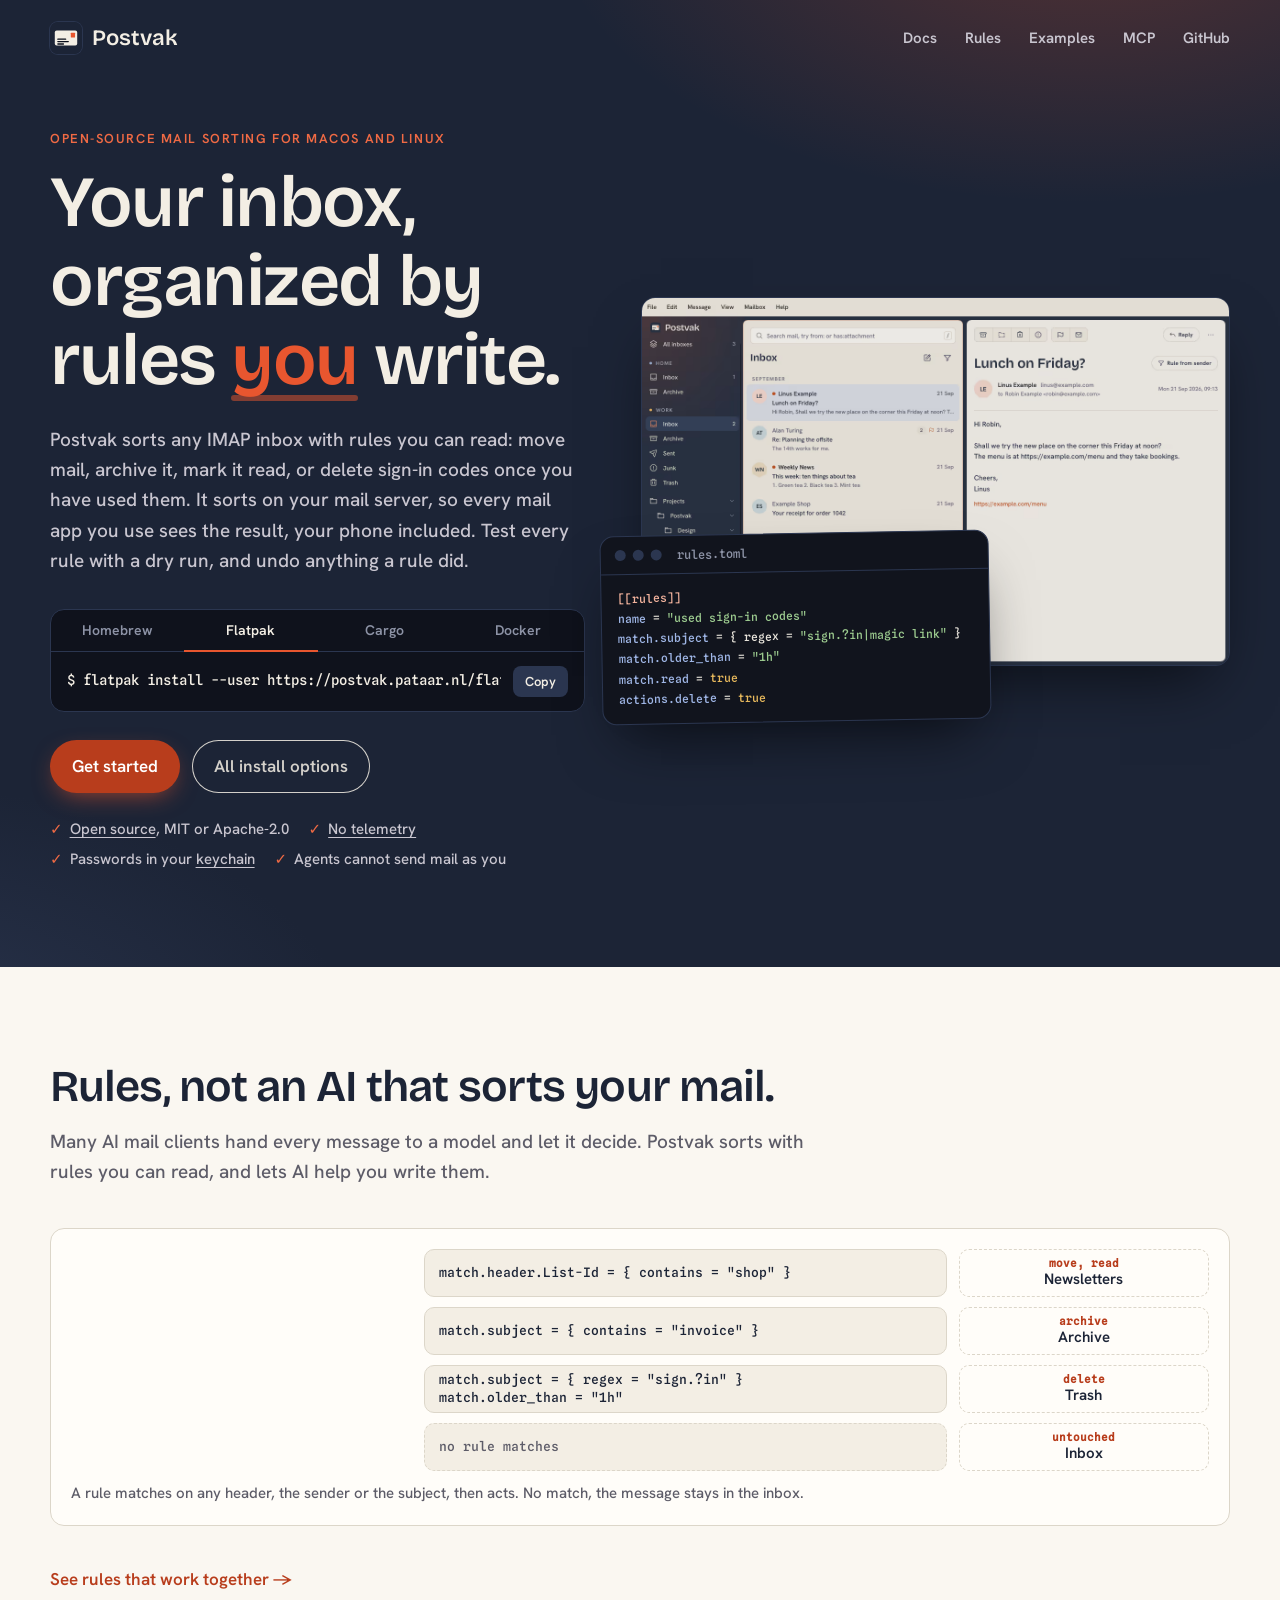
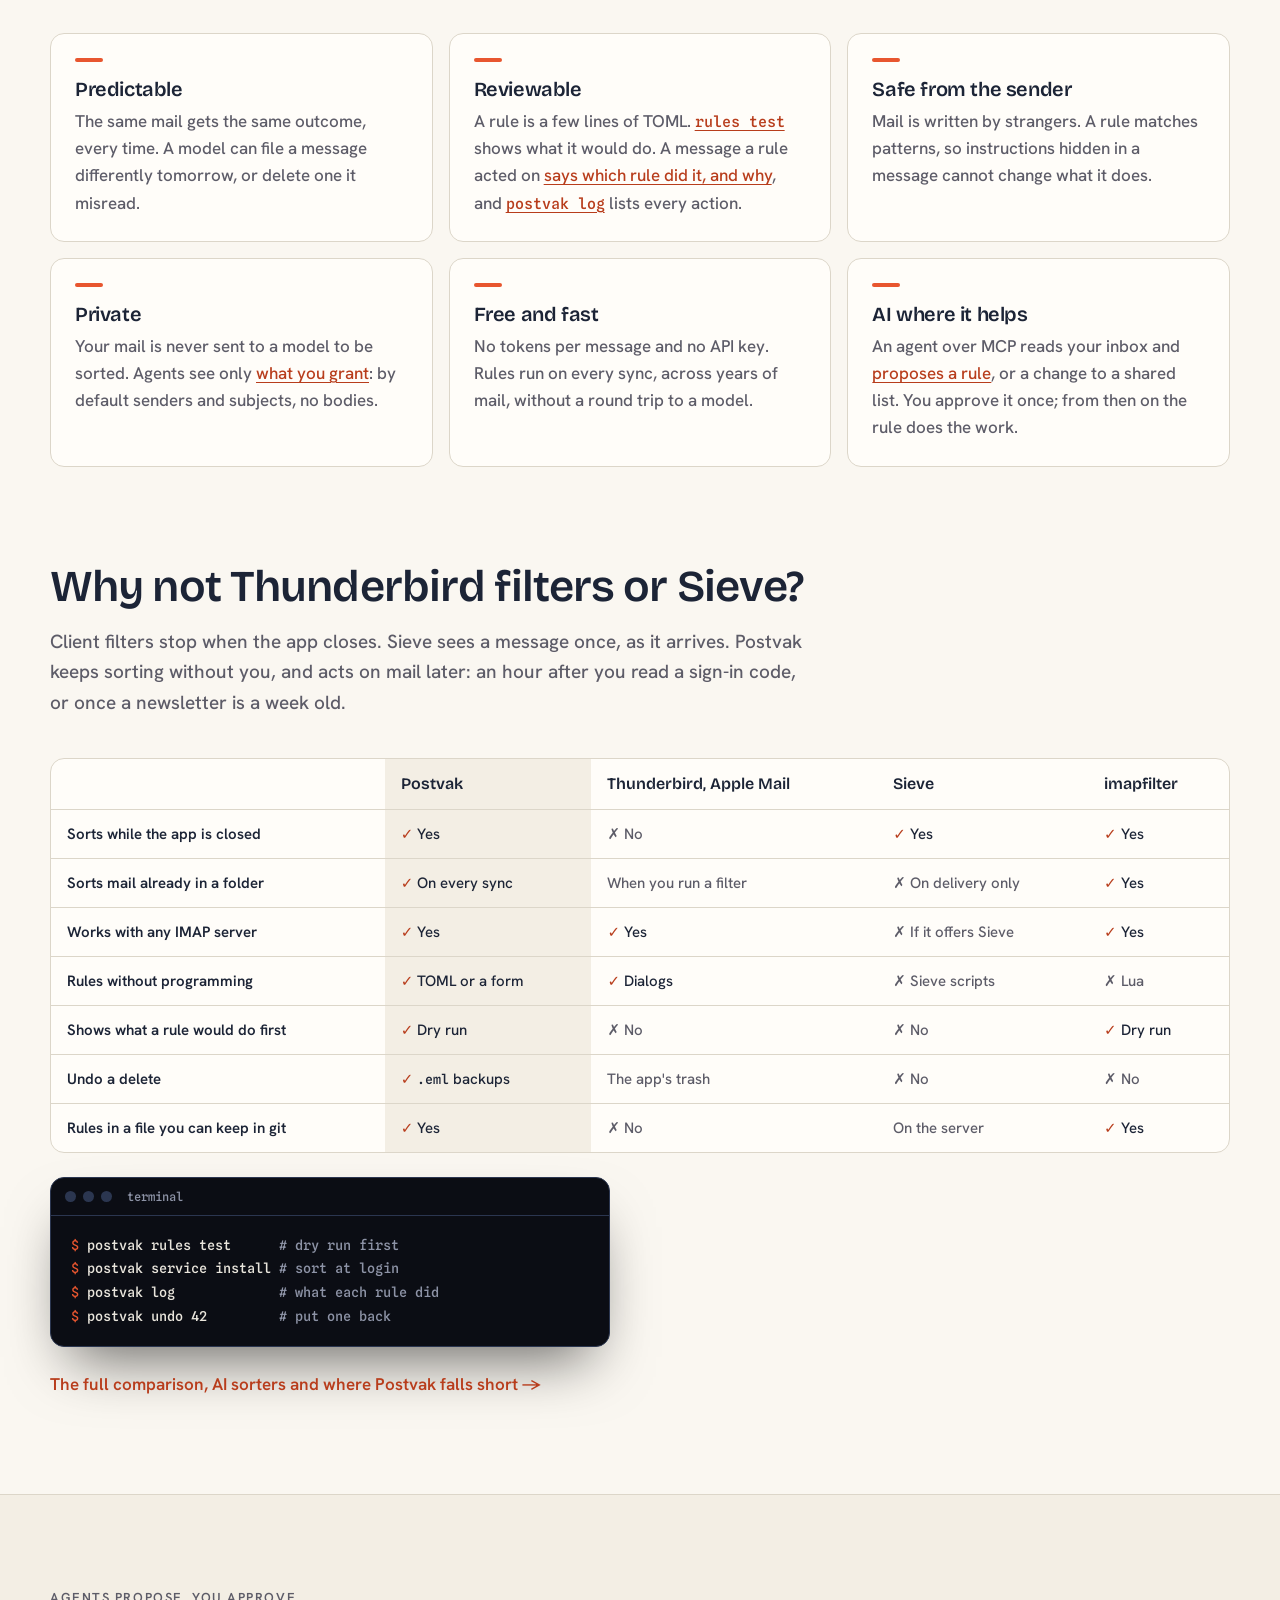
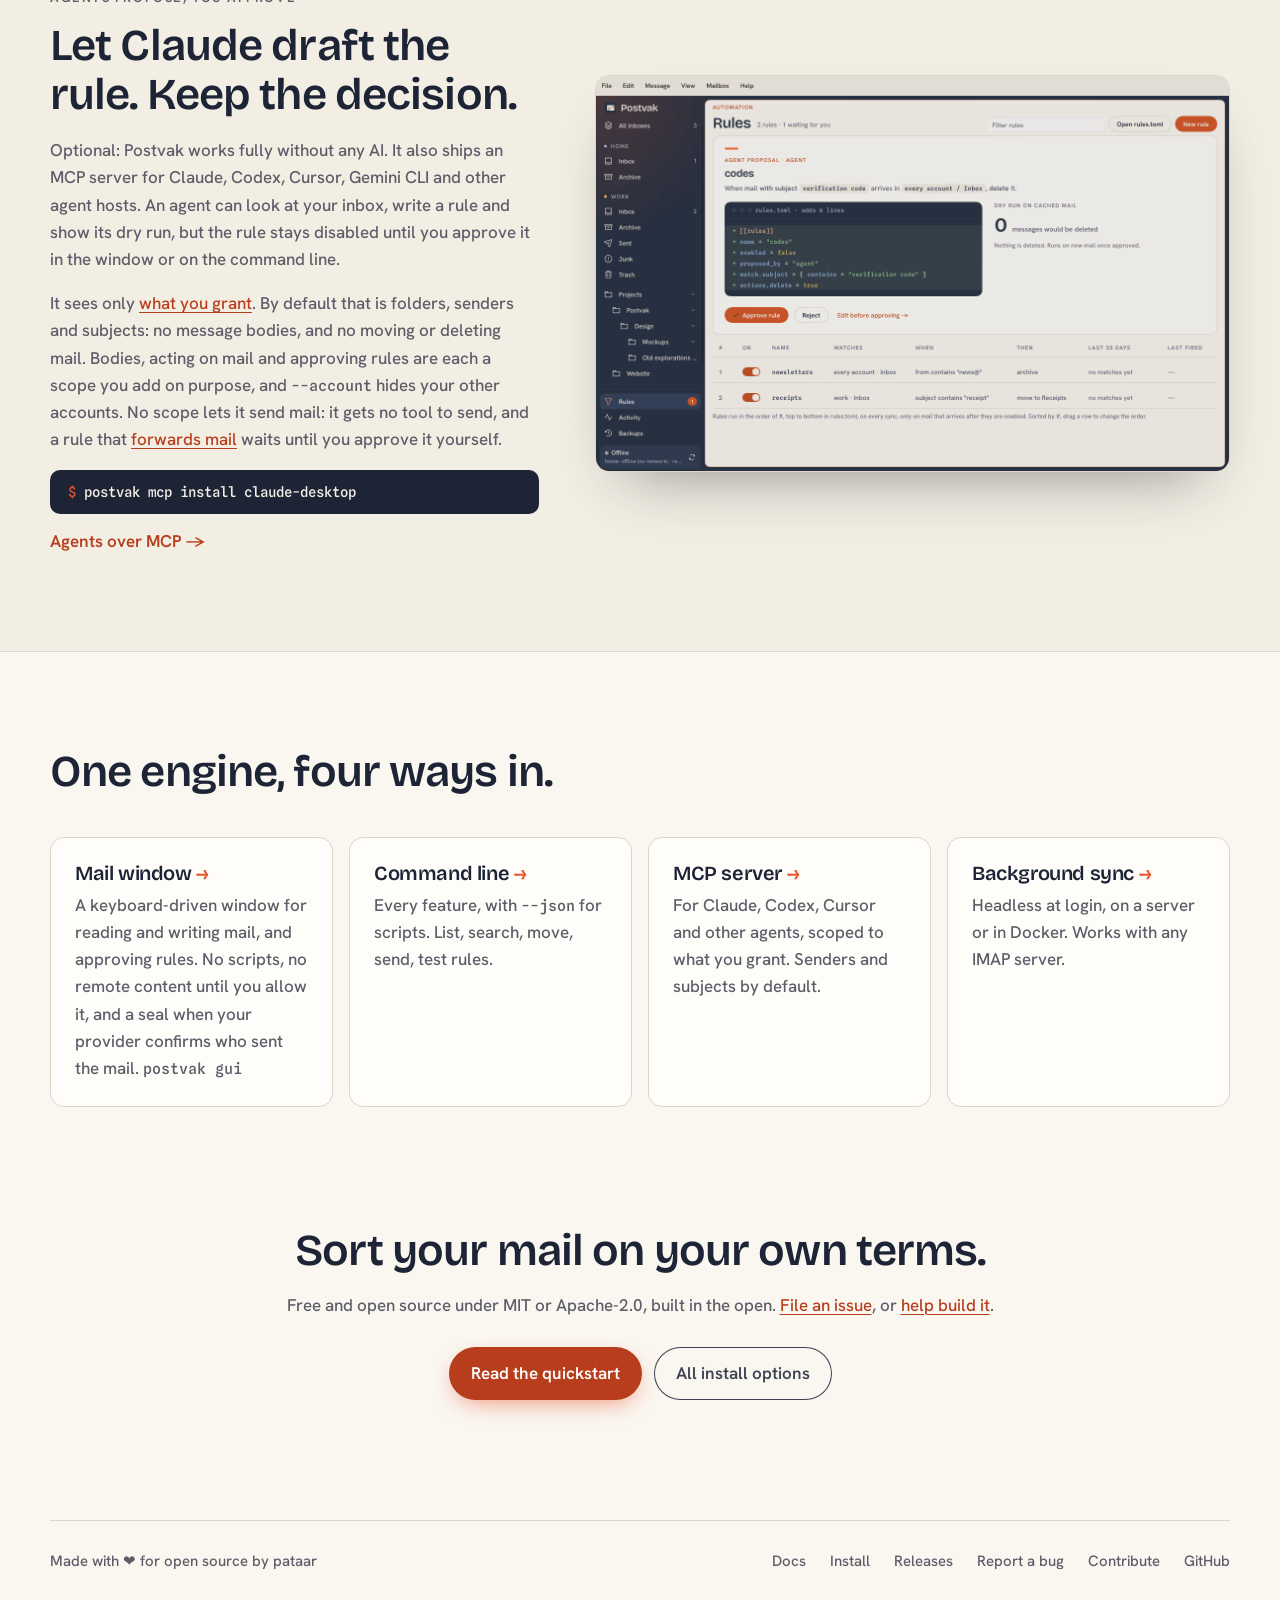
<file: index.html>
<!DOCTYPE html>
<html lang="en">
<head>
<meta charset="utf-8">
<meta name="viewport" content="width=device-width, initial-scale=1">
<title>Postvak — open-source mail sorting with rules you write</title>
<meta name="description" content="Free, open-source mail sorting for any IMAP inbox on macOS and Linux. Rules you can read move, archive, mark read or delete mail. Dry-run every rule, undo what it did. No AI needed.">
<link rel="canonical" href="https://postvak.pataar.nl/">
<link rel="icon" href="favicon.svg" type="image/svg+xml">
<link rel="apple-touch-icon" href="assets/icon.png">
<meta name="theme-color" content="#1c2436">
<link rel="preload" href="assets/fonts/BricolageGrotesque-SemiBold.woff2" as="font" type="font/woff2" crossorigin>
<link rel="preload" href="assets/fonts/HankenGrotesk-Medium.woff2" as="font" type="font/woff2" crossorigin>
<link rel="stylesheet" href="style.css">
<meta property="og:type" content="website">
<meta property="og:site_name" content="Postvak">
<meta property="og:url" content="https://postvak.pataar.nl/">
<meta property="og:title" content="Postvak — open-source mail sorting with rules you write">
<meta property="og:description" content="Sort any IMAP inbox with rules you can read. Test them with a dry run and undo what they did. Free and open source.">
<meta property="og:image" content="https://postvak.pataar.nl/assets/social-preview.png">
<meta property="og:image:width" content="2560">
<meta property="og:image:height" content="1280">
<meta property="og:image:alt" content="Postvak logo, tagline and an example rules.toml rule">
<meta name="twitter:card" content="summary_large_image">
<script type="application/ld+json">
{
  "@context": "https://schema.org",
  "@type": "SoftwareApplication",
  "name": "Postvak",
  "description": "Mail sorting with rules you write: Postvak syncs your mail over IMAP and runs your rules on every sync, with a dry run for each rule and an undo for every action.",
  "url": "https://postvak.pataar.nl/",
  "image": "https://postvak.pataar.nl/assets/social-preview.png",
  "applicationCategory": "CommunicationApplication",
  "operatingSystem": "macOS, Linux",
  "license": ["https://github.com/postvak-app/postvak/blob/main/LICENSE-MIT", "https://github.com/postvak-app/postvak/blob/main/LICENSE-APACHE"],
  "isAccessibleForFree": true,
  "downloadUrl": "https://postvak.pataar.nl/docs/install.html",
  "offers": { "@type": "Offer", "price": "0", "priceCurrency": "USD" },
  "author": { "@type": "Person", "name": "pataar", "url": "https://github.com/pataar" },
  "sameAs": ["https://github.com/postvak-app/postvak", "https://crates.io/crates/postvak"]
}
</script>
</head>
<body>

<header class="hero">
  <nav class="nav wrap" aria-label="Main">
    <a class="brand" href="/"><img src="favicon.svg" alt="" width="32" height="32"> Postvak</a>
    <div class="nav-links">
      <a href="/docs/">Docs</a>
      <a href="/docs/rules.html">Rules</a>
      <a href="/rule-examples.html">Examples</a>
      <a href="/docs/mcp.html">MCP</a>
      <a href="https://github.com/postvak-app/postvak">GitHub</a>
    </div>
  </nav>

  <div class="hero-body wrap">
    <div class="hero-copy">
      <p class="eyebrow">Open-source mail sorting for macOS and Linux</p>
      <h1>Your inbox, organized by rules <em>you</em> write.</h1>
      <p class="lede">Postvak sorts any IMAP inbox with rules you can read: move mail, archive it, mark it read, or delete sign-in codes once you have used them. It sorts on your mail server, so every mail app you use sees the result, your phone included. Test every rule with a dry run, and undo anything a rule did.</p>

      <div class="install" data-tabs>
        <div class="tabs" role="tablist" aria-label="Install with">
          <button type="button" role="tab" id="tab-homebrew" aria-selected="true" aria-controls="install-cmd" tabindex="0" data-cmd="brew install --cask postvak-app/tap/postvak">Homebrew</button>
          <button type="button" role="tab" id="tab-flatpak" aria-selected="false" aria-controls="install-cmd" tabindex="-1" data-cmd="flatpak install --user https://postvak.pataar.nl/flatpak/postvak.flatpakref">Flatpak</button>
          <button type="button" role="tab" id="tab-cargo" aria-selected="false" aria-controls="install-cmd" tabindex="-1" data-cmd="cargo install postvak">Cargo</button>
          <button type="button" role="tab" id="tab-docker" aria-selected="false" aria-controls="install-cmd" tabindex="-1" data-cmd="docker pull ghcr.io/postvak-app/postvak">Docker</button>
        </div>
        <div class="cmd" id="install-cmd" role="tabpanel" aria-labelledby="tab-homebrew">
          <code data-out tabindex="0">$ brew install --cask postvak-app/tap/postvak</code>
          <button class="copy" type="button" aria-label="Copy command">Copy</button>
          <span class="visually-hidden" role="status" data-status></span>
        </div>
      </div>

      <div class="cta">
        <a class="button primary" href="/docs/quickstart.html">Get started</a>
        <a class="button ghost" href="/docs/install.html">All install options</a>
      </div>

      <ul class="trust">
        <li><a href="https://github.com/postvak-app/postvak">Open source</a>, MIT or Apache-2.0</li>
        <li><a href="/docs/crashes.html">No telemetry</a></li>
        <li>Passwords in your <a href="/docs/accounts.html#passwords">keychain</a></li>
        <li>Agents cannot send mail as you</li>
      </ul>
    </div>

    <figure class="hero-visual">
      <picture>
        <source srcset="assets/gui_inbox_dark.avif" media="(prefers-color-scheme: dark)" type="image/avif">
        <source srcset="assets/gui_inbox_dark.png" media="(prefers-color-scheme: dark)">
        <source srcset="assets/gui_inbox_light.avif" type="image/avif">
        <img src="assets/gui_inbox_light.png" alt="The Postvak mail window: folders on the left, the inbox in the middle, an open message on the right" width="1280" height="800" fetchpriority="high">
      </picture>
      <div class="window">
        <div class="window-bar"><span></span><span></span><span></span><b>rules.toml</b></div>
<pre tabindex="0" aria-label="An example rules.toml"><code><span class="k">[[rules]]</span>
<span class="a">name</span> = <span class="s">"used sign-in codes"</span>
<span class="a">match.subject</span> = { regex = <span class="s">"sign.?in|magic link"</span> }
<span class="a">match.older_than</span> = <span class="s">"1h"</span>
<span class="a">match.read</span> = <span class="b">true</span>
<span class="a">actions.delete</span> = <span class="b">true</span></code></pre>
      </div>
    </figure>
  </div>
</header>

<main>

<section class="why wrap">
  <h2>Rules, not an AI that sorts your mail.</h2>
  <p class="section-lede">Many AI mail clients hand every message to a model and let it decide. Postvak sorts with rules you can read, and lets AI help you write them.</p>
  <figure class="sorter">
    <div class="sorter-row" style="--i: 0"><code class="rule">match.header.List-Id = { contains = "shop" }</code><span class="bin"><code>move, read</code>Newsletters</span></div>
    <div class="sorter-row" style="--i: 1"><code class="rule">match.subject = { contains = "invoice" }</code><span class="bin"><code>archive</code>Archive</span></div>
    <div class="sorter-row" style="--i: 2"><code class="rule wait">match.subject = { regex = "sign.?in" }<br>match.older_than = "1h"</code><span class="bin"><code>delete</code>Trash</span></div>
    <div class="sorter-row" style="--i: 3"><code class="rule none">no rule matches</code><span class="bin"><code>untouched</code>Inbox</span></div>
    <div class="mail" style="--i: 0">deals@shop.example</div>
    <div class="mail" style="--i: 1">Invoice #2041</div>
    <div class="mail wait" style="--i: 2">Your sign-in code</div>
    <div class="mail" style="--i: 3">Lunch on Friday?</div>
    <figcaption>A rule matches on any header, the sender or the subject, then acts. No match, the message stays in the inbox.</figcaption>
  </figure>
  <a class="arrow" href="/rule-examples.html">See rules that work together</a>
  <div class="grid">
    <article><h3>Predictable</h3><p>The same mail gets the same outcome, every time. A model can file a message differently tomorrow, or delete one it misread.</p></article>
    <article><h3>Reviewable</h3><p>A rule is a few lines of TOML. <a href="/docs/cli.html#postvak-rules-test"><code>rules test</code></a> shows what it would do. A message a rule acted on <a href="/docs/gui.html#message-actions-and-search">says which rule did it, and why</a>, and <a href="/docs/cli.html#postvak-log"><code>postvak log</code></a> lists every action.</p></article>
    <article><h3>Safe from the sender</h3><p>Mail is written by strangers. A rule matches patterns, so instructions hidden in a message cannot change what it does.</p></article>
    <article><h3>Private</h3><p>Your mail is never sent to a model to be sorted. Agents see only <a href="/docs/mcp.html#scopes">what you grant</a>: by default senders and subjects, no bodies.</p></article>
    <article><h3>Free and fast</h3><p>No tokens per message and no API key. Rules run on every sync, across years of mail, without a round trip to a model.</p></article>
    <article><h3>AI where it helps</h3><p>An agent over MCP reads your inbox and <a href="/docs/rules.html#proposals">proposes a rule</a>, or a change to a shared list. You approve it once; from then on the rule does the work.</p></article>
  </div>
</section>

<section class="compare wrap" id="compare">
  <h2>Why not Thunderbird filters or Sieve?</h2>
  <p class="section-lede">Client filters stop when the app closes. Sieve sees a message once, as it arrives. Postvak keeps sorting without you, and acts on mail later: an hour after you read a sign-in code, or once a newsletter is a week old.</p>
  <div class="table-scroll" tabindex="0">
    <table aria-label="Postvak compared with other tools">
      <thead>
        <tr><th scope="col"><span class="visually-hidden">Feature</span></th><th scope="col">Postvak</th><th scope="col">Thunderbird, Apple Mail</th><th scope="col">Sieve</th><th scope="col">imapfilter</th></tr>
      </thead>
      <tbody>
        <tr><th scope="row">Sorts while the app is closed</th><td class="yes">Yes</td><td class="no">No</td><td class="yes">Yes</td><td class="yes">Yes</td></tr>
        <tr><th scope="row">Sorts mail already in a folder</th><td class="yes">On every sync</td><td>When you run a filter</td><td class="no">On delivery only</td><td class="yes">Yes</td></tr>
        <tr><th scope="row">Works with any IMAP server</th><td class="yes">Yes</td><td class="yes">Yes</td><td class="no">If it offers Sieve</td><td class="yes">Yes</td></tr>
        <tr><th scope="row">Rules without programming</th><td class="yes">TOML or a form</td><td class="yes">Dialogs</td><td class="no">Sieve scripts</td><td class="no">Lua</td></tr>
        <tr><th scope="row">Shows what a rule would do first</th><td class="yes">Dry run</td><td class="no">No</td><td class="no">No</td><td class="yes">Dry run</td></tr>
        <tr><th scope="row">Undo a delete</th><td class="yes"><code>.eml</code> backups</td><td>The app's trash</td><td class="no">No</td><td class="no">No</td></tr>
        <tr><th scope="row">Rules in a file you can keep in git</th><td class="yes">Yes</td><td class="no">No</td><td>On the server</td><td class="yes">Yes</td></tr>
      </tbody>
    </table>
  </div>
  <div class="window terminal">
    <div class="window-bar"><span></span><span></span><span></span><b>terminal</b></div>
<pre tabindex="0" aria-label="Commands for a dry run, background sorting, the log and undo"><code><span class="p">$</span> postvak rules test      <span class="c"># dry run first</span>
<span class="p">$</span> postvak service install <span class="c"># sort at login</span>
<span class="p">$</span> postvak log             <span class="c"># what each rule did</span>
<span class="p">$</span> postvak undo 42         <span class="c"># put one back</span></code></pre>
  </div>
  <a class="arrow" href="/docs/compare.html">The full comparison, AI sorters and where Postvak falls short</a>
</section>

<section class="agent">
  <div class="wrap split">
    <div>
      <p class="eyebrow">Agents propose, you approve</p>
      <h2>Let Claude draft the rule. Keep the decision.</h2>
      <p>Optional: Postvak works fully without any AI. It also ships an MCP server for Claude, Codex, Cursor, Gemini CLI and other agent hosts. An agent can look at your inbox, write a rule and show its dry run, but the rule stays disabled until you approve it in the window or on the command line.</p>
      <p>It sees only <a href="/docs/mcp.html#scopes">what you grant</a>. By default that is folders, senders and subjects: no message bodies, and no moving or deleting mail. Bodies, acting on mail and approving rules are each a scope you add on purpose, and <code>--account</code> hides your other accounts. No scope lets it send mail: it gets no tool to send, and a rule that <a href="/docs/rules.html#forwarding">forwards mail</a> waits until you approve it yourself.</p>
      <pre class="inline-cmd"><code><span class="p">$</span> postvak mcp install claude-desktop</code></pre>
      <a class="arrow" href="/docs/mcp.html">Agents over MCP</a>
    </div>
    <picture>
      <source srcset="assets/gui_rules.avif" type="image/avif">
      <img src="assets/gui_rules.png" alt="The Rules view with a rule proposed by an agent, its dry run on cached mail beside it, waiting for Approve rule or Reject" width="1280" height="800" loading="lazy">
    </picture>
  </div>
</section>

<section class="surfaces wrap">
  <h2>One engine, four ways in.</h2>
  <div class="grid four">
    <a href="/docs/gui.html"><h3>Mail window</h3><p>A keyboard-driven window for reading and writing mail, and approving rules. No scripts, no remote content until you allow it, and a seal when your provider confirms who sent the mail. <code>postvak gui</code></p></a>
    <a href="/docs/cli.html"><h3>Command line</h3><p>Every feature, with <code>--json</code> for scripts. List, search, move, send, test rules.</p></a>
    <a href="/docs/mcp.html"><h3>MCP server</h3><p>For Claude, Codex, Cursor and other agents, scoped to what you grant. Senders and subjects by default.</p></a>
    <a href="/docs/daemon.html"><h3>Background sync</h3><p>Headless at login, on a server or in Docker. Works with any IMAP server.</p></a>
  </div>
</section>

<section class="closing wrap">
  <h2>Sort your mail on your own terms.</h2>
  <p>Free and open source under MIT or Apache-2.0, built in the open. <a href="https://github.com/postvak-app/postvak/issues/new/choose">File an issue</a>, or <a href="https://github.com/postvak-app/postvak/blob/main/CONTRIBUTING.md">help build it</a>.</p>
  <div class="cta">
    <a class="button primary" href="/docs/quickstart.html">Read the quickstart</a>
    <a class="button ghost" href="/docs/install.html">All install options</a>
  </div>
</section>

</main>

<footer class="footer wrap">
  <span>Made with <span role="img" aria-label="love">❤️</span> for open source by <a href="https://github.com/pataar">pataar</a></span>
  <nav aria-label="Footer">
    <a href="/docs/">Docs</a>
    <a href="/docs/install.html">Install</a>
    <a href="https://github.com/postvak-app/postvak/releases">Releases</a>
    <a href="https://github.com/postvak-app/postvak/issues/new/choose">Report a bug</a>
    <a href="https://github.com/postvak-app/postvak/blob/main/CONTRIBUTING.md">Contribute</a>
    <a href="https://github.com/postvak-app/postvak">GitHub</a>
  </nav>
</footer>

<script>
  const out = document.querySelector("[data-out]");
  const panel = document.getElementById("install-cmd");
  const tabs = [...document.querySelectorAll("[data-tabs] [role=tab]")];
  let command = tabs[0].dataset.cmd;
  function select(tab) {
    for (const other of tabs) {
      other.setAttribute("aria-selected", other === tab);
      other.tabIndex = other === tab ? 0 : -1;
    }
    panel.setAttribute("aria-labelledby", tab.id);
    command = tab.dataset.cmd;
    out.textContent = command.split("\n").map((line) => "$ " + line).join("\n");
  }
  // Preselect Flatpak on desktop Linux; macOS and everything else keep Homebrew.
  // Android reports a Linux platform too, so it is ruled out by its user agent.
  const platform = navigator.userAgentData?.platform || navigator.platform || "";
  if (/linux/i.test(platform) && !/android/i.test(navigator.userAgent)) {
    select(document.getElementById("tab-flatpak"));
  }
  for (const tab of tabs) {
    tab.addEventListener("click", () => select(tab));
    tab.addEventListener("keydown", (event) => {
      const i = tabs.indexOf(tab);
      const next = { ArrowRight: i + 1, ArrowLeft: i - 1, Home: 0, End: tabs.length - 1 }[event.key];
      if (next === undefined) return;
      event.preventDefault();
      const target = tabs[(next + tabs.length) % tabs.length];
      select(target);
      target.focus();
    });
  }
  const copy = document.querySelector(".copy");
  const status = document.querySelector("[data-status]");
  copy.addEventListener("click", async () => {
    try {
      await navigator.clipboard.writeText(command);
      copy.textContent = "Copied";
      status.textContent = "Command copied";
    } catch {
      copy.textContent = "Select it";
      status.textContent = "Copy failed; select the command instead";
    }
    setTimeout(() => {
      copy.textContent = "Copy";
      status.textContent = "";
    }, 1500);
  });
</script>
</body>
</html>
</file>
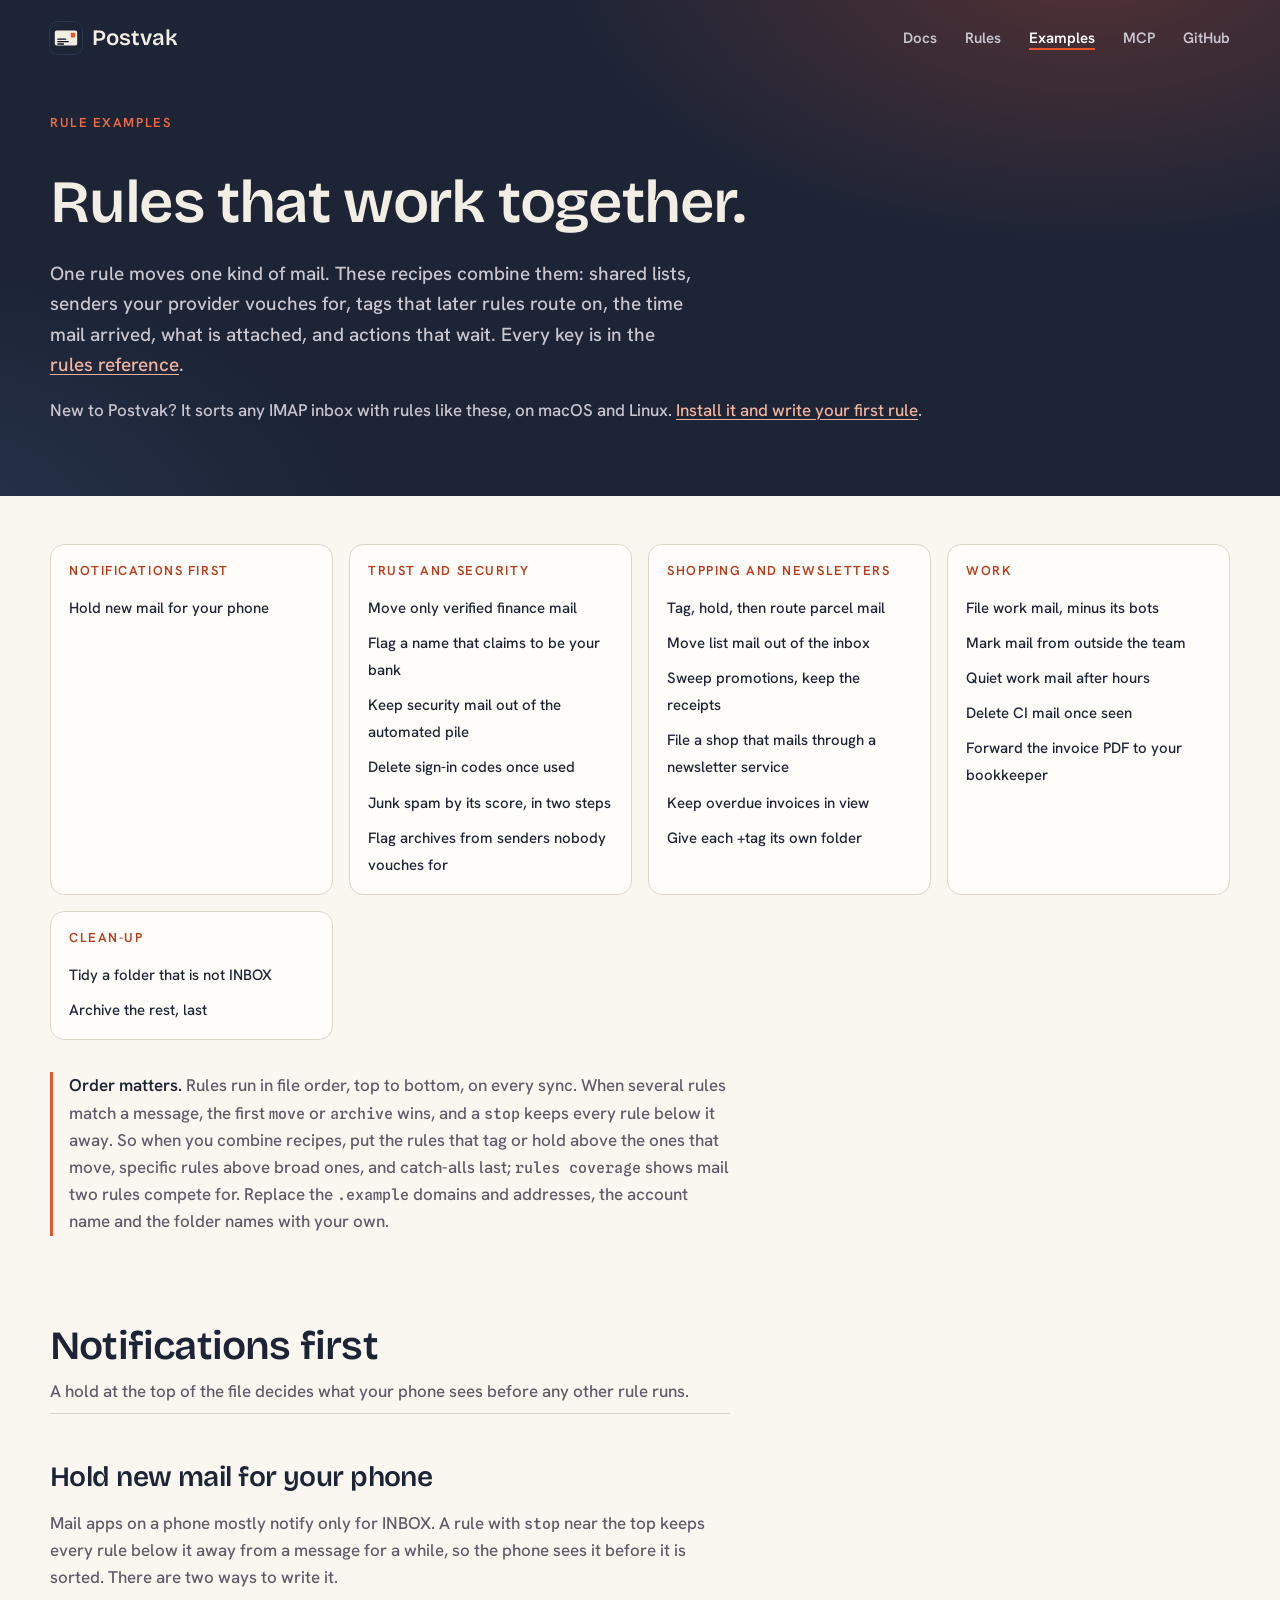
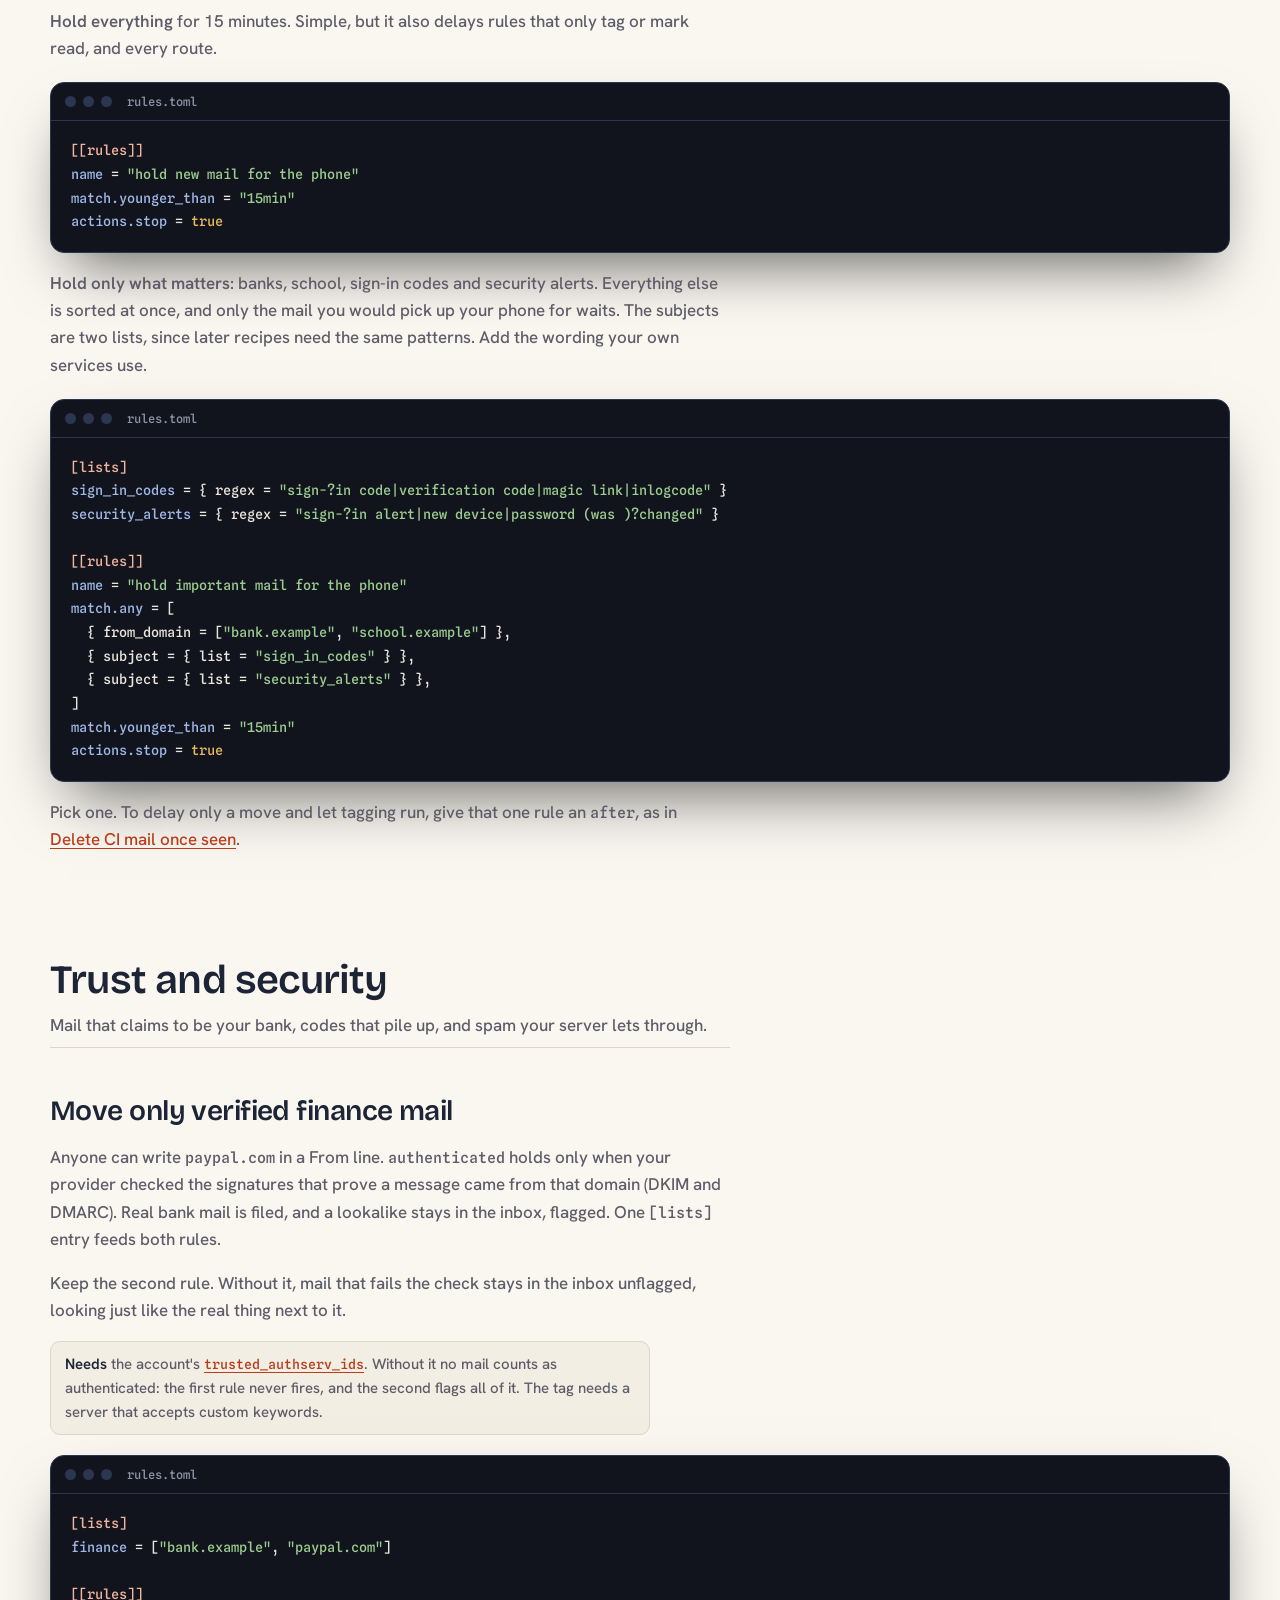
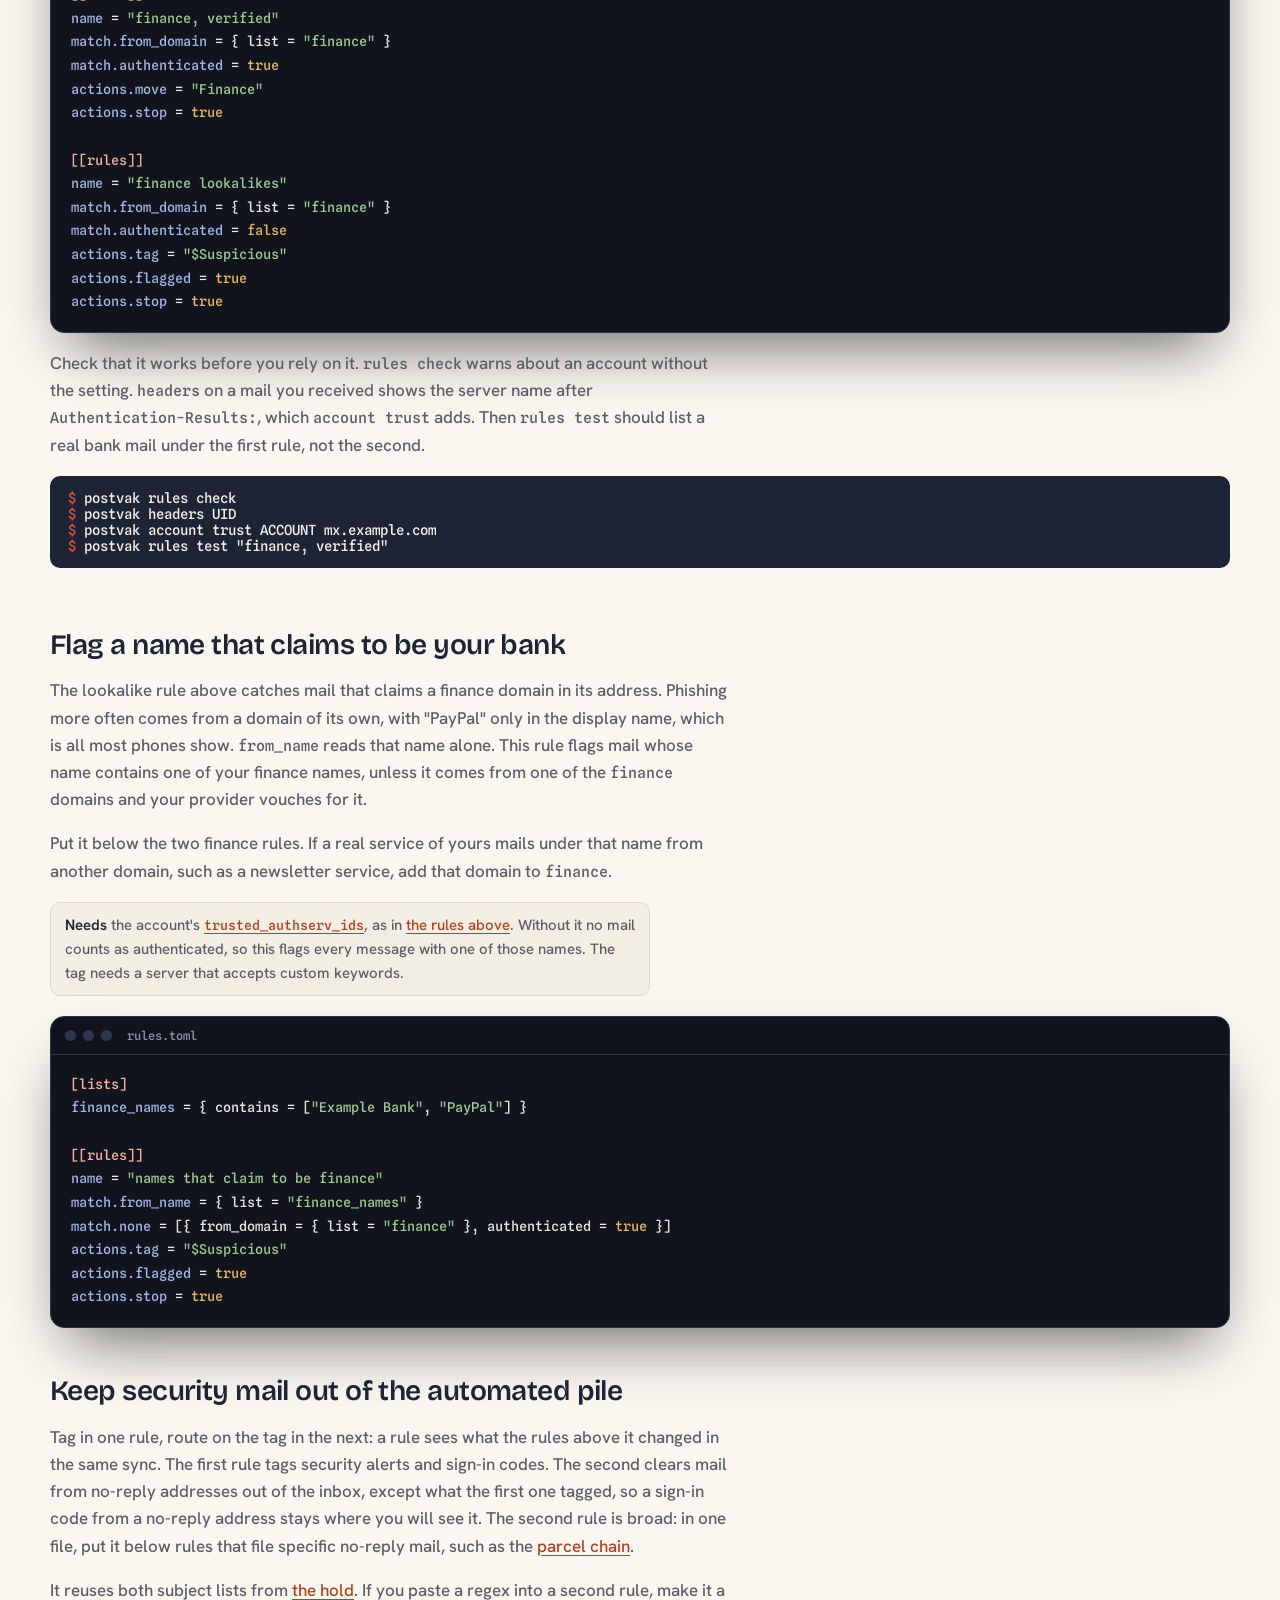
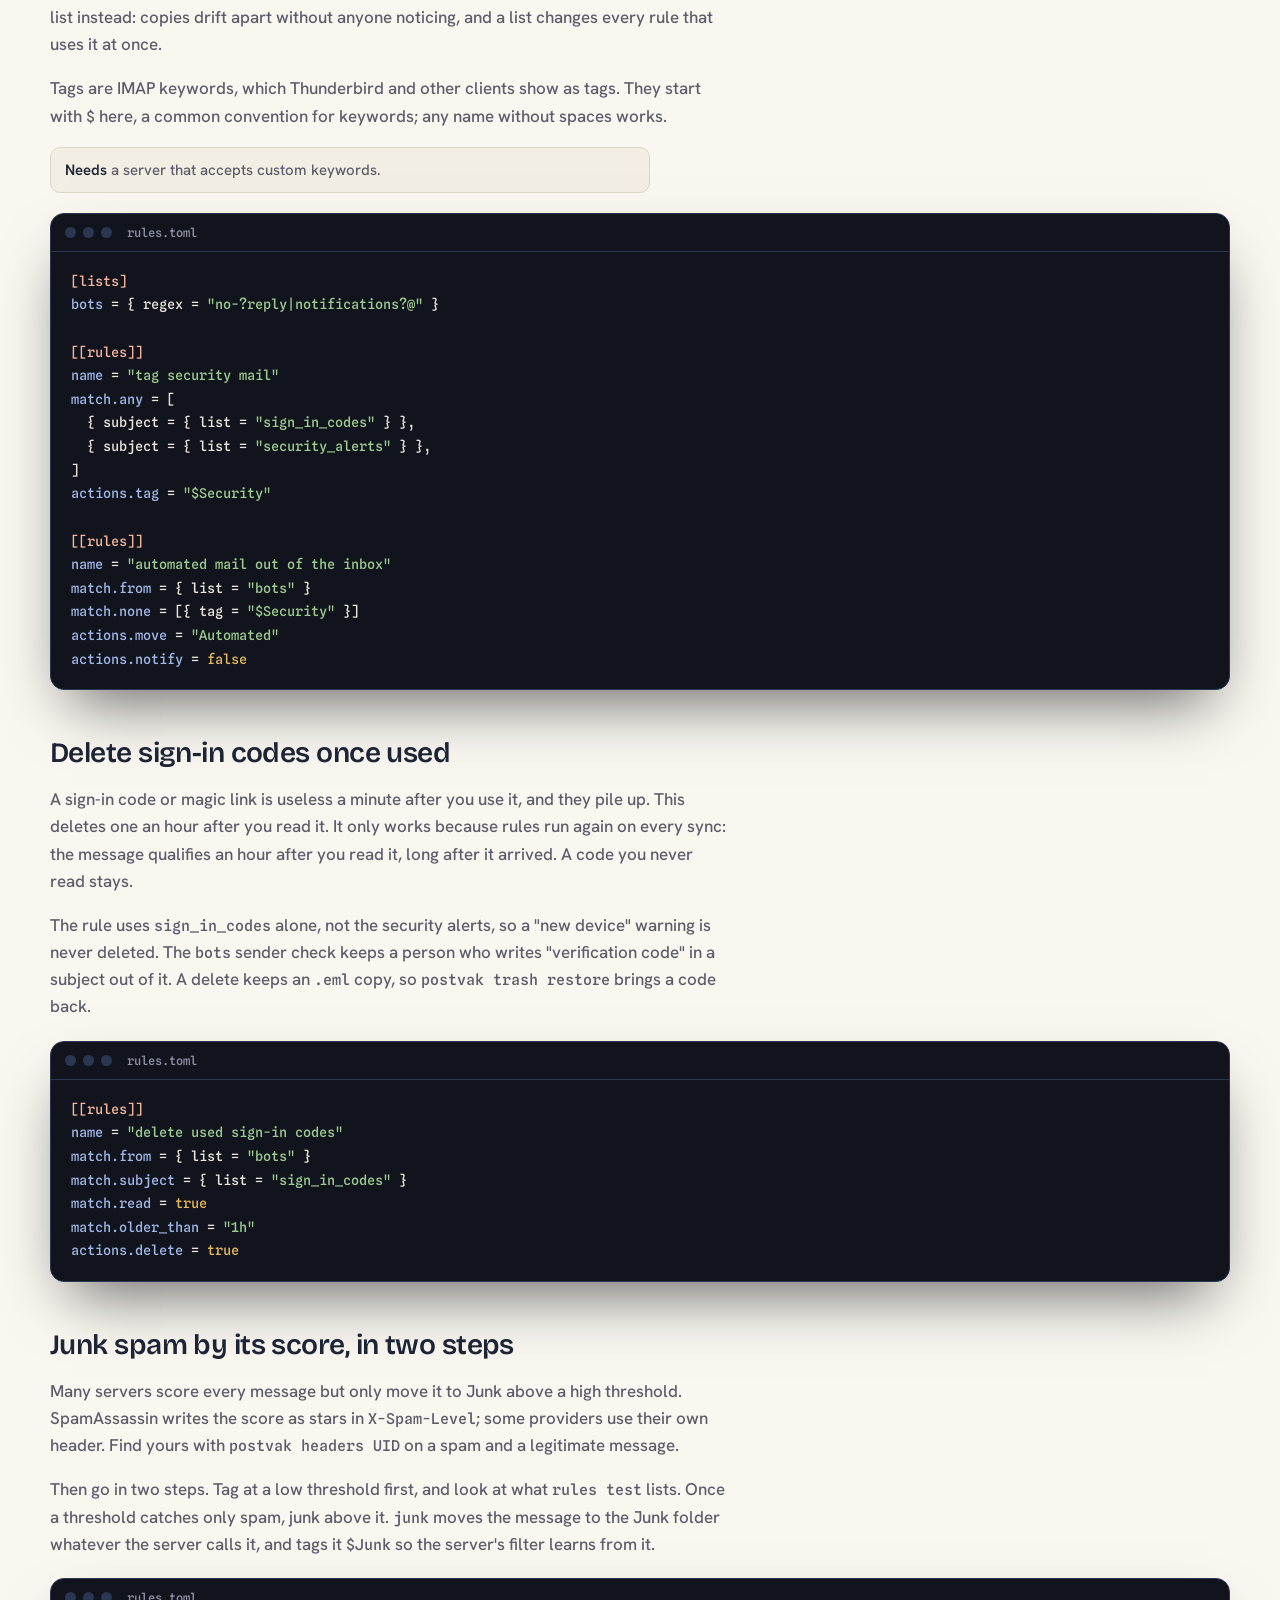
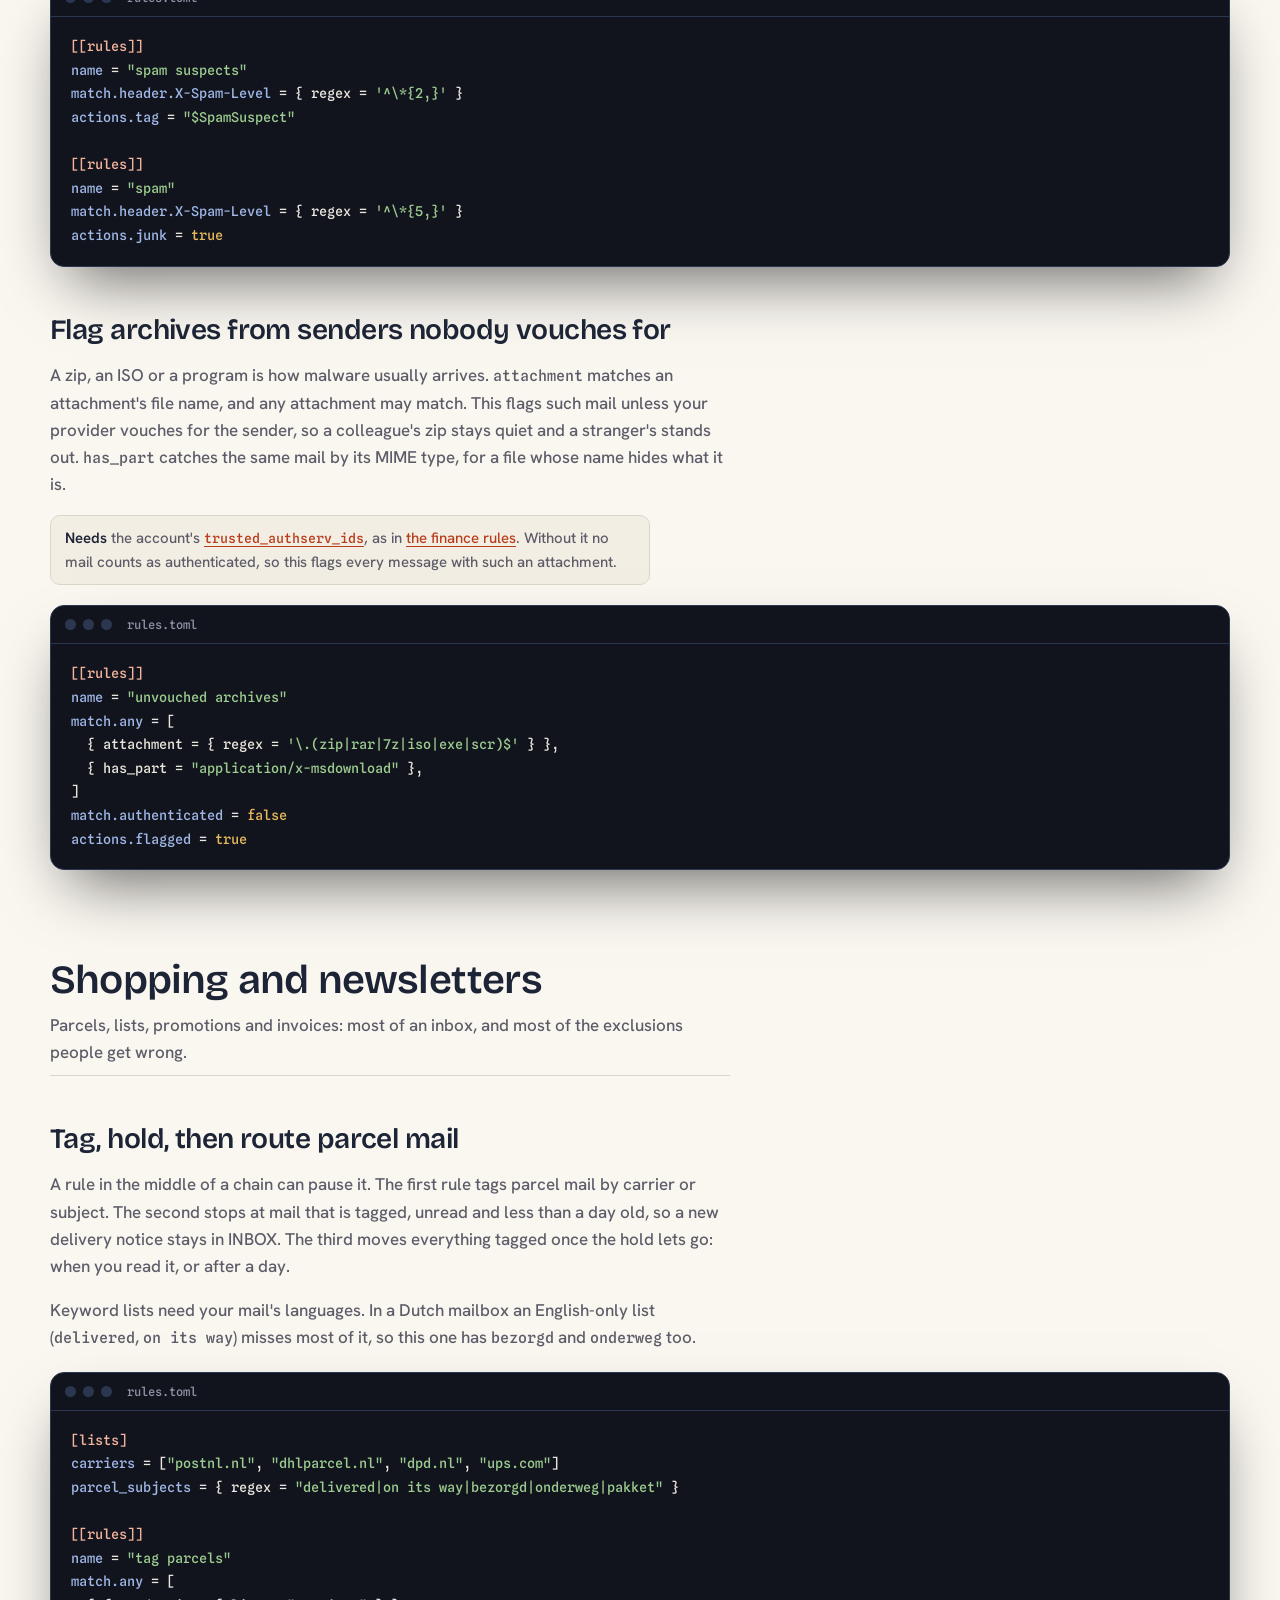
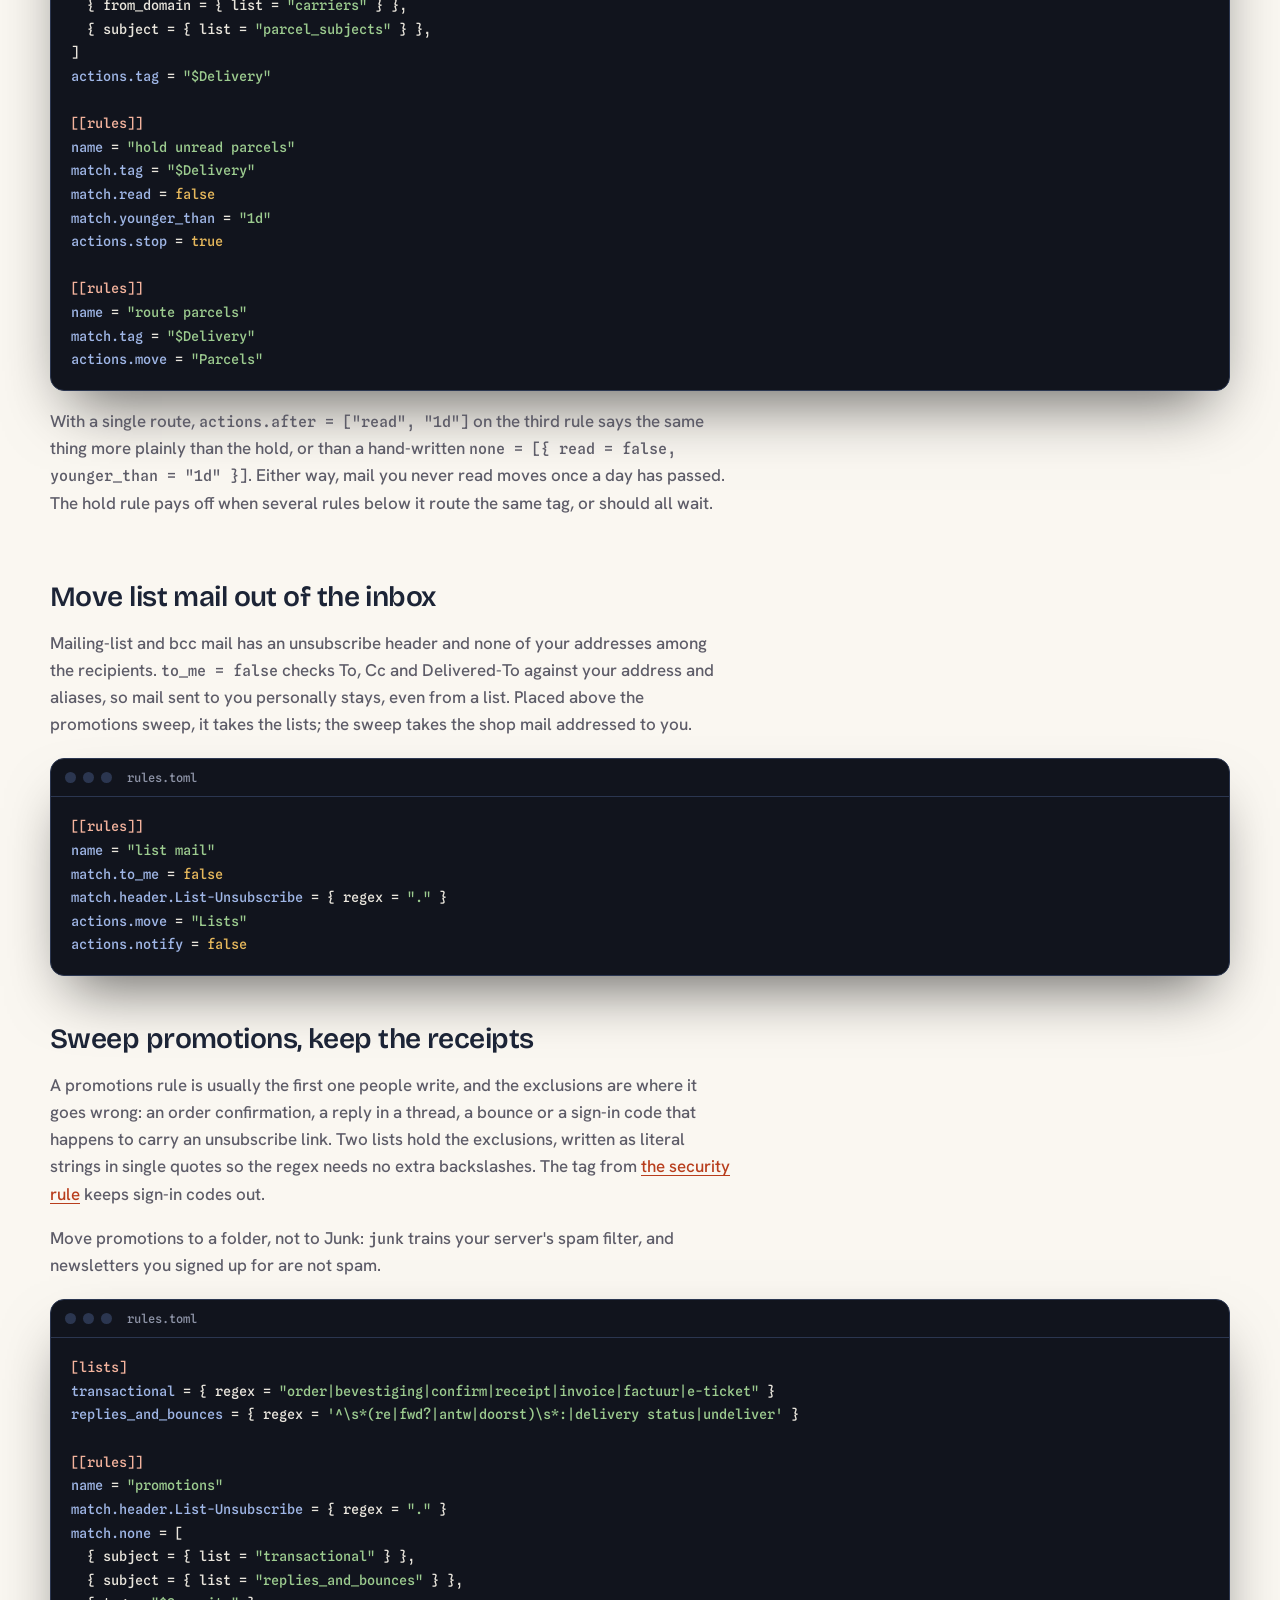
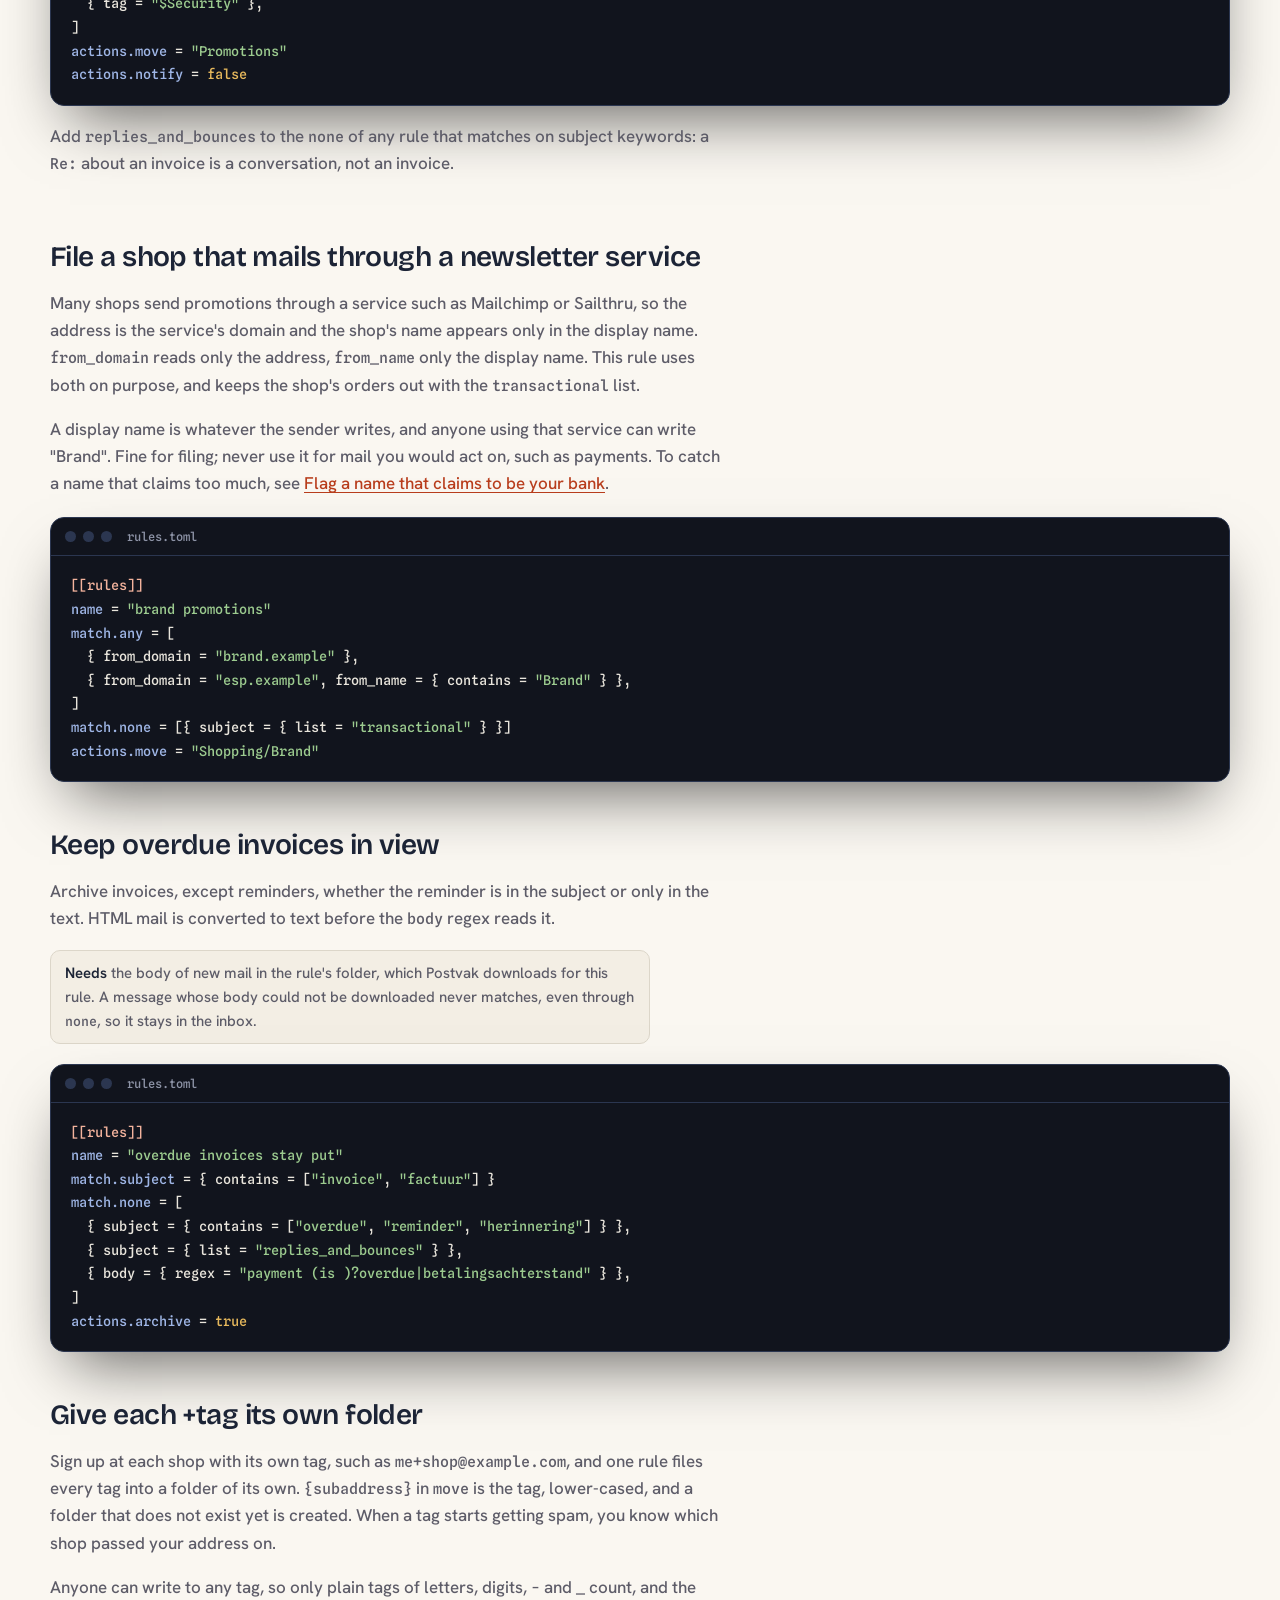
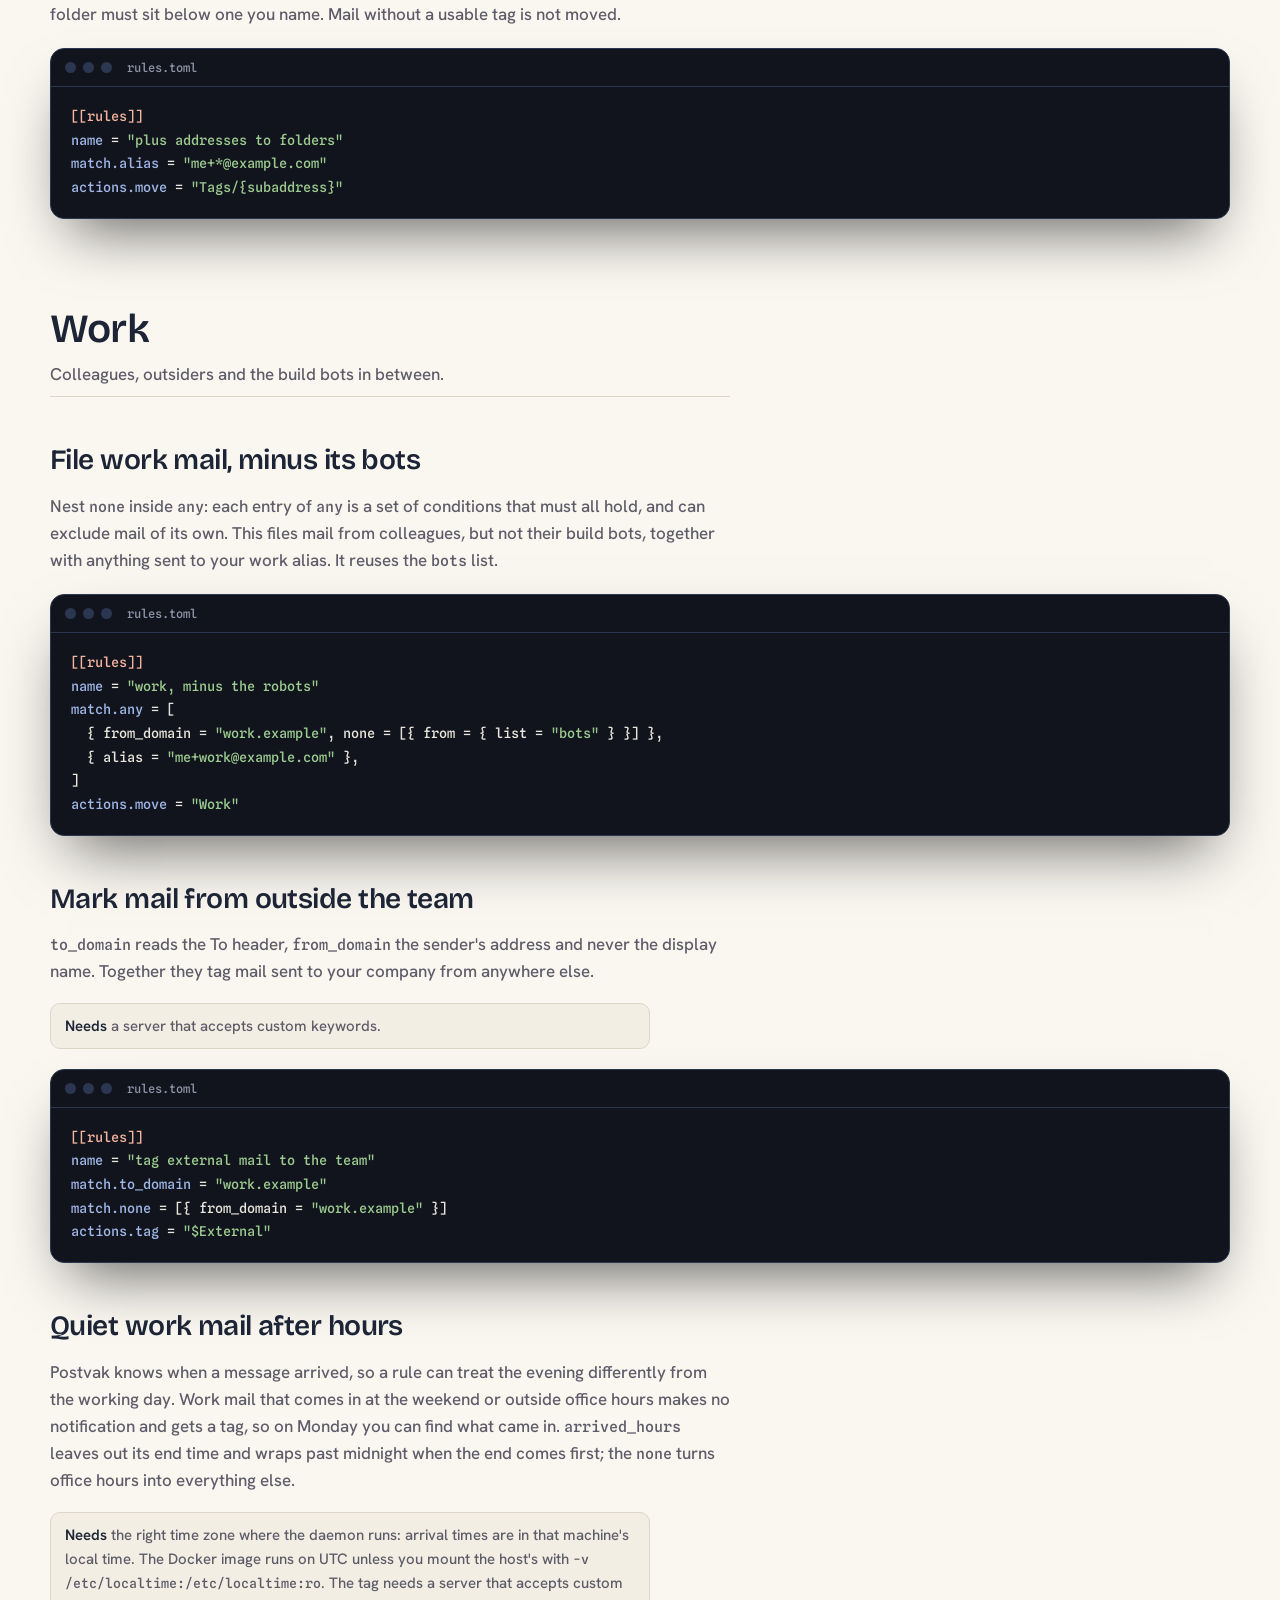
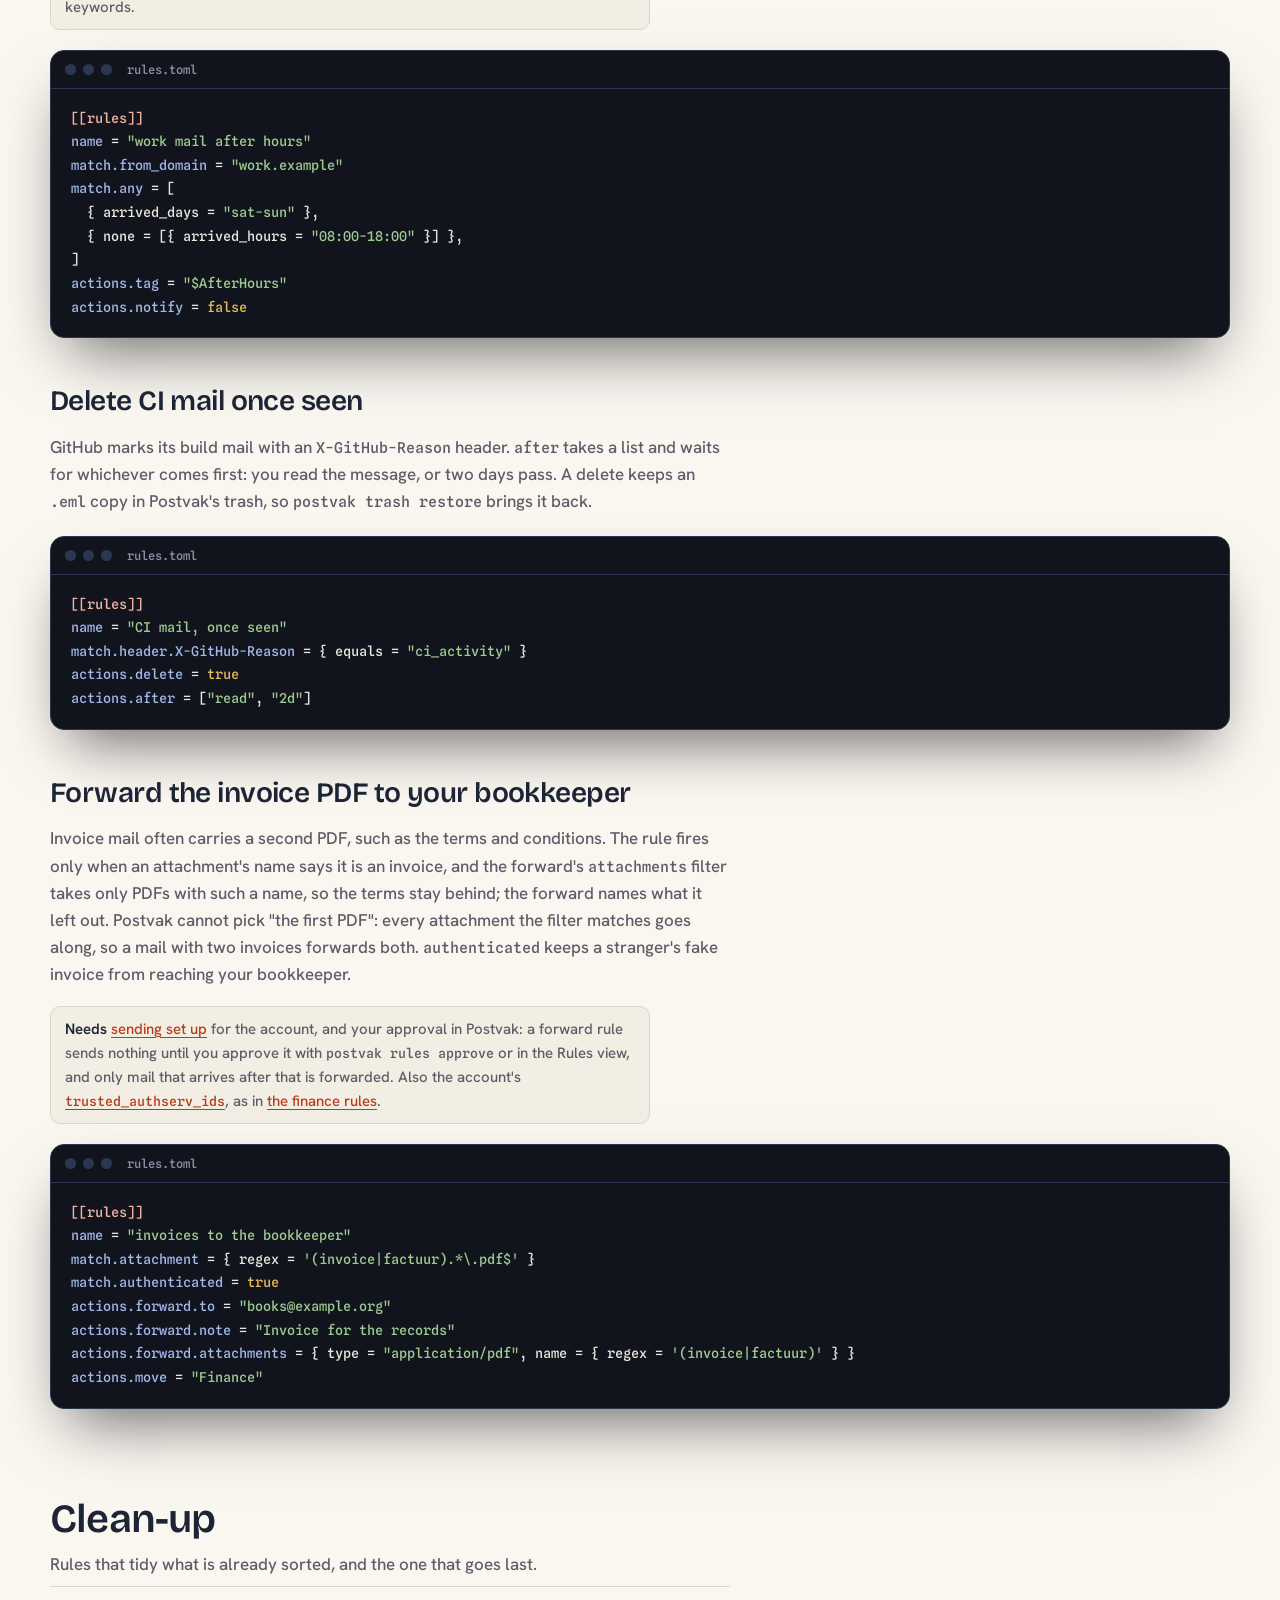
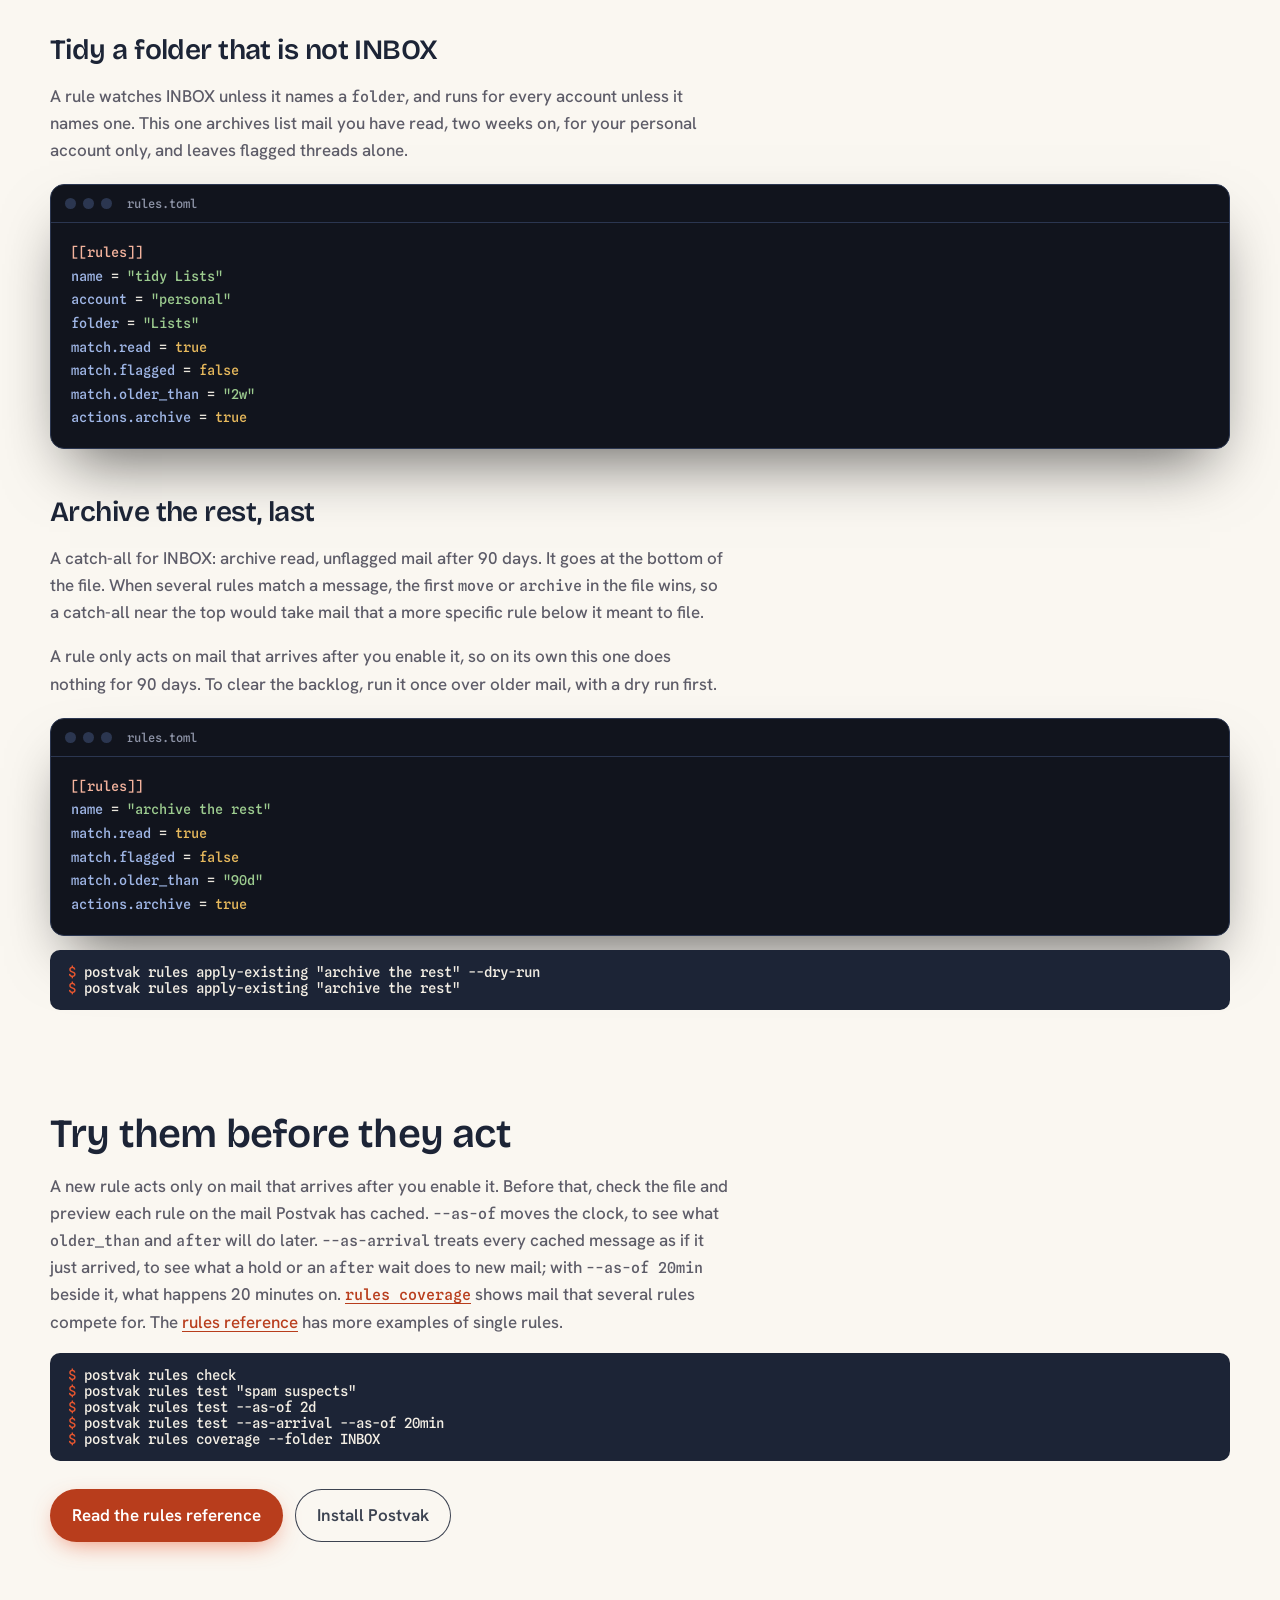
<file: rule-examples.html>
<!DOCTYPE html>
<html lang="en">
<head>
<meta charset="utf-8">
<meta name="viewport" content="width=device-width, initial-scale=1">
<title>Advanced rule examples — Postvak</title>
<meta name="description" content="Postvak rules that work together: shared lists, verified senders, display-name spoofing, tags that route later rules, nested conditions, arrival times, attachments, forwarding, delayed actions and rules for other folders.">
<link rel="canonical" href="https://postvak.pataar.nl/rule-examples.html">
<link rel="icon" href="favicon.svg" type="image/svg+xml">
<link rel="apple-touch-icon" href="assets/icon.png">
<meta name="theme-color" content="#1c2436">
<link rel="preload" href="assets/fonts/BricolageGrotesque-SemiBold.woff2" as="font" type="font/woff2" crossorigin>
<link rel="preload" href="assets/fonts/HankenGrotesk-Medium.woff2" as="font" type="font/woff2" crossorigin>
<link rel="stylesheet" href="style.css">
<meta property="og:type" content="article">
<meta property="og:site_name" content="Postvak">
<meta property="og:url" content="https://postvak.pataar.nl/rule-examples.html">
<meta property="og:title" content="Advanced rule examples — Postvak">
<meta property="og:description" content="Postvak rules that work together: shared lists, verified senders, tags that route later rules, arrival times, attachments, forwarding and delayed actions.">
<meta property="og:image" content="https://postvak.pataar.nl/assets/social-preview.png">
<meta property="og:image:width" content="2560">
<meta property="og:image:height" content="1280">
<meta property="og:image:alt" content="Postvak logo, tagline and an example rules.toml rule">
<meta name="twitter:card" content="summary_large_image">
</head>
<body>

<header class="hero compact">
  <nav class="nav wrap" aria-label="Main">
    <a class="brand" href="/"><img src="favicon.svg" alt="" width="32" height="32"> Postvak</a>
    <div class="nav-links">
      <a href="/docs/">Docs</a>
      <a href="/docs/rules.html">Rules</a>
      <a href="/rule-examples.html" aria-current="page">Examples</a>
      <a href="/docs/mcp.html">MCP</a>
      <a href="https://github.com/postvak-app/postvak">GitHub</a>
    </div>
  </nav>
  <div class="wrap">
    <p class="eyebrow">Rule examples</p>
    <h1>Rules that work together.</h1>
    <p class="lede">One rule moves one kind of mail. These recipes combine them: shared lists, senders your provider vouches for, tags that later rules route on, the time mail arrived, what is attached, and actions that wait. Every key is in the <a href="/docs/rules.html">rules reference</a>.</p>
    <p class="newcomer">New to Postvak? It sorts any IMAP inbox with rules like these, on macOS and Linux. <a href="/docs/quickstart.html">Install it and write your first rule</a>.</p>
  </div>
</header>

<main class="recipes wrap">

<nav class="toc" aria-label="Recipes">
  <div class="toc-group">
    <a class="toc-title" href="#timing">Notifications first<span class="count">1 recipe</span></a>
    <ul>
      <li><a href="#hold">Hold new mail for your phone</a></li>
    </ul>
  </div>
  <div class="toc-group">
    <a class="toc-title" href="#security">Trust and security<span class="count">6 recipes</span></a>
    <ul>
      <li><a href="#verified">Move only verified finance mail</a></li>
      <li><a href="#display-name">Flag a name that claims to be your bank</a></li>
      <li><a href="#tag-route">Keep security mail out of the automated pile</a></li>
      <li><a href="#codes">Delete sign-in codes once used</a></li>
      <li><a href="#spam">Junk spam by its score, in two steps</a></li>
      <li><a href="#unvouched">Flag archives from senders nobody vouches for</a></li>
    </ul>
  </div>
  <div class="toc-group">
    <a class="toc-title" href="#shopping">Shopping and newsletters<span class="count">6 recipes</span></a>
    <ul>
      <li><a href="#parcels">Tag, hold, then route parcel mail</a></li>
      <li><a href="#lists">Move list mail out of the inbox</a></li>
      <li><a href="#promos">Sweep promotions, keep the receipts</a></li>
      <li><a href="#esp">File a shop that mails through a newsletter service</a></li>
      <li><a href="#body">Keep overdue invoices in view</a></li>
      <li><a href="#subaddress">Give each +tag its own folder</a></li>
    </ul>
  </div>
  <div class="toc-group">
    <a class="toc-title" href="#work">Work<span class="count">5 recipes</span></a>
    <ul>
      <li><a href="#nested">File work mail, minus its bots</a></li>
      <li><a href="#external">Mark mail from outside the team</a></li>
      <li><a href="#after-hours">Quiet work mail after hours</a></li>
      <li><a href="#after">Delete CI mail once seen</a></li>
      <li><a href="#forward">Forward the invoice PDF to your bookkeeper</a></li>
    </ul>
  </div>
  <div class="toc-group">
    <a class="toc-title" href="#cleanup">Clean-up<span class="count">2 recipes</span></a>
    <ul>
      <li><a href="#folder">Tidy a folder that is not INBOX</a></li>
      <li><a href="#last">Archive the rest, last</a></li>
    </ul>
  </div>
</nav>

<p class="note"><b>Order matters.</b> Rules run in file order, top to bottom, on every sync. When several rules match a message, the first <code>move</code> or <code>archive</code> wins, and a <code>stop</code> keeps every rule below it away. So when you combine recipes, put the rules that tag or hold above the ones that move, specific rules above broad ones, and catch-alls last; <code>rules coverage</code> shows mail two rules compete for. Replace the <code>.example</code> domains and addresses, the account name and the folder names with your own.</p>

<section class="group" id="timing" aria-labelledby="timing-title">
  <h2 id="timing-title">Notifications first</h2>
  <p class="group-lede">A hold at the top of the file decides what your phone sees before any other rule runs.</p>

<article id="hold">
  <h3>Hold new mail for your phone</h3>
  <p>Mail apps on a phone mostly notify only for INBOX. A rule with <code>stop</code> near the top keeps every rule below it away from a message for a while, so the phone sees it before it is sorted. There are two ways to write it.</p>
  <p><b>Hold everything</b> for 15 minutes. Simple, but it also delays rules that only tag or mark read, and every route.</p>
  <div class="window"><div class="window-bar"><span></span><span></span><span></span><b>rules.toml</b></div>
<pre tabindex="0" aria-label="rules.toml: hold all new mail for the phone"><code><span class="k">[[rules]]</span>
<span class="a">name</span> = <span class="s">"hold new mail for the phone"</span>
<span class="a">match.younger_than</span> = <span class="s">"15min"</span>
<span class="a">actions.stop</span> = <span class="b">true</span></code></pre></div>
  <p><b>Hold only what matters</b>: banks, school, sign-in codes and security alerts. Everything else is sorted at once, and only the mail you would pick up your phone for waits. The subjects are two lists, since later recipes need the same patterns. Add the wording your own services use.</p>
  <div class="window"><div class="window-bar"><span></span><span></span><span></span><b>rules.toml</b></div>
<pre tabindex="0" aria-label="rules.toml: hold only important mail for the phone"><code><span class="k">[lists]</span>
<span class="a">sign_in_codes</span> = { regex = <span class="s">"sign-?in code|verification code|magic link|inlogcode"</span> }
<span class="a">security_alerts</span> = { regex = <span class="s">"sign-?in alert|new device|password (was )?changed"</span> }

<span class="k">[[rules]]</span>
<span class="a">name</span> = <span class="s">"hold important mail for the phone"</span>
<span class="a">match.any</span> = [
  { from_domain = [<span class="s">"bank.example"</span>, <span class="s">"school.example"</span>] },
  { subject = { list = <span class="s">"sign_in_codes"</span> } },
  { subject = { list = <span class="s">"security_alerts"</span> } },
]
<span class="a">match.younger_than</span> = <span class="s">"15min"</span>
<span class="a">actions.stop</span> = <span class="b">true</span></code></pre></div>
  <p>Pick one. To delay only a move and let tagging run, give that one rule an <code>after</code>, as in <a href="#after">Delete CI mail once seen</a>.</p>
</article>
</section>

<section class="group" id="security" aria-labelledby="security-title">
  <h2 id="security-title">Trust and security</h2>
  <p class="group-lede">Mail that claims to be your bank, codes that pile up, and spam your server lets through.</p>

<article id="verified">
  <h3>Move only verified finance mail</h3>
  <p>Anyone can write <code>paypal.com</code> in a From line. <code>authenticated</code> holds only when your provider checked the signatures that prove a message came from that domain (DKIM and DMARC). Real bank mail is filed, and a lookalike stays in the inbox, flagged. One <code>[lists]</code> entry feeds both rules.</p>
  <p>Keep the second rule. Without it, mail that fails the check stays in the inbox unflagged, looking just like the real thing next to it.</p>
  <p class="needs"><b>Needs</b> the account's <a href="/docs/rules.html#authenticated-mail"><code>trusted_authserv_ids</code></a>. Without it no mail counts as authenticated: the first rule never fires, and the second flags all of it. The tag needs a server that accepts custom keywords.</p>
  <div class="window"><div class="window-bar"><span></span><span></span><span></span><b>rules.toml</b></div>
<pre tabindex="0" aria-label="rules.toml: move only verified finance mail"><code><span class="k">[lists]</span>
<span class="a">finance</span> = [<span class="s">"bank.example"</span>, <span class="s">"paypal.com"</span>]

<span class="k">[[rules]]</span>
<span class="a">name</span> = <span class="s">"finance, verified"</span>
<span class="a">match.from_domain</span> = { list = <span class="s">"finance"</span> }
<span class="a">match.authenticated</span> = <span class="b">true</span>
<span class="a">actions.move</span> = <span class="s">"Finance"</span>
<span class="a">actions.stop</span> = <span class="b">true</span>

<span class="k">[[rules]]</span>
<span class="a">name</span> = <span class="s">"finance lookalikes"</span>
<span class="a">match.from_domain</span> = { list = <span class="s">"finance"</span> }
<span class="a">match.authenticated</span> = <span class="b">false</span>
<span class="a">actions.tag</span> = <span class="s">"$Suspicious"</span>
<span class="a">actions.flagged</span> = <span class="b">true</span>
<span class="a">actions.stop</span> = <span class="b">true</span></code></pre></div>
  <p>Check that it works before you rely on it. <code>rules check</code> warns about an account without the setting. <code>headers</code> on a mail you received shows the server name after <code>Authentication-Results:</code>, which <code>account trust</code> adds. Then <code>rules test</code> should list a real bank mail under the first rule, not the second.</p>
  <pre class="inline-cmd" tabindex="0" aria-label="Commands to check that authenticated works"><code><span class="p">$</span> postvak rules check
<span class="p">$</span> postvak headers UID
<span class="p">$</span> postvak account trust ACCOUNT mx.example.com
<span class="p">$</span> postvak rules test "finance, verified"</code></pre>
</article>

<article id="display-name">
  <h3>Flag a name that claims to be your bank</h3>
  <p>The lookalike rule above catches mail that claims a finance domain in its address. Phishing more often comes from a domain of its own, with "PayPal" only in the display name, which is all most phones show. <code>from_name</code> reads that name alone. This rule flags mail whose name contains one of your finance names, unless it comes from one of the <code>finance</code> domains and your provider vouches for it.</p>
  <p>Put it below the two finance rules. If a real service of yours mails under that name from another domain, such as a newsletter service, add that domain to <code>finance</code>.</p>
  <p class="needs"><b>Needs</b> the account's <a href="/docs/rules.html#authenticated-mail"><code>trusted_authserv_ids</code></a>, as in <a href="#verified">the rules above</a>. Without it no mail counts as authenticated, so this flags every message with one of those names. The tag needs a server that accepts custom keywords.</p>
  <div class="window"><div class="window-bar"><span></span><span></span><span></span><b>rules.toml</b></div>
<pre tabindex="0" aria-label="rules.toml: flag a name that claims to be your bank"><code><span class="k">[lists]</span>
<span class="a">finance_names</span> = { contains = [<span class="s">"Example Bank"</span>, <span class="s">"PayPal"</span>] }

<span class="k">[[rules]]</span>
<span class="a">name</span> = <span class="s">"names that claim to be finance"</span>
<span class="a">match.from_name</span> = { list = <span class="s">"finance_names"</span> }
<span class="a">match.none</span> = [{ from_domain = { list = <span class="s">"finance"</span> }, authenticated = <span class="b">true</span> }]
<span class="a">actions.tag</span> = <span class="s">"$Suspicious"</span>
<span class="a">actions.flagged</span> = <span class="b">true</span>
<span class="a">actions.stop</span> = <span class="b">true</span></code></pre></div>
</article>

<article id="tag-route">
  <h3>Keep security mail out of the automated pile</h3>
  <p>Tag in one rule, route on the tag in the next: a rule sees what the rules above it changed in the same sync. The first rule tags security alerts and sign-in codes. The second clears mail from no-reply addresses out of the inbox, except what the first one tagged, so a sign-in code from a no-reply address stays where you will see it. The second rule is broad: in one file, put it below rules that file specific no-reply mail, such as the <a href="#parcels">parcel chain</a>.</p>
  <p>It reuses both subject lists from <a href="#hold">the hold</a>. If you paste a regex into a second rule, make it a list instead: copies drift apart without anyone noticing, and a list changes every rule that uses it at once.</p>
  <p>Tags are IMAP keywords, which Thunderbird and other clients show as tags. They start with <code>$</code> here, a common convention for keywords; any name without spaces works.</p>
  <p class="needs"><b>Needs</b> a server that accepts custom keywords.</p>
  <div class="window"><div class="window-bar"><span></span><span></span><span></span><b>rules.toml</b></div>
<pre tabindex="0" aria-label="rules.toml: keep security mail out of the automated pile"><code><span class="k">[lists]</span>
<span class="a">bots</span> = { regex = <span class="s">"no-?reply|notifications?@"</span> }

<span class="k">[[rules]]</span>
<span class="a">name</span> = <span class="s">"tag security mail"</span>
<span class="a">match.any</span> = [
  { subject = { list = <span class="s">"sign_in_codes"</span> } },
  { subject = { list = <span class="s">"security_alerts"</span> } },
]
<span class="a">actions.tag</span> = <span class="s">"$Security"</span>

<span class="k">[[rules]]</span>
<span class="a">name</span> = <span class="s">"automated mail out of the inbox"</span>
<span class="a">match.from</span> = { list = <span class="s">"bots"</span> }
<span class="a">match.none</span> = [{ tag = <span class="s">"$Security"</span> }]
<span class="a">actions.move</span> = <span class="s">"Automated"</span>
<span class="a">actions.notify</span> = <span class="b">false</span></code></pre></div>
</article>

<article id="codes">
  <h3>Delete sign-in codes once used</h3>
  <p>A sign-in code or magic link is useless a minute after you use it, and they pile up. This deletes one an hour after you read it. It only works because rules run again on every sync: the message qualifies an hour after you read it, long after it arrived. A code you never read stays.</p>
  <p>The rule uses <code>sign_in_codes</code> alone, not the security alerts, so a "new device" warning is never deleted. The <code>bots</code> sender check keeps a person who writes "verification code" in a subject out of it. A delete keeps an <code>.eml</code> copy, so <code>postvak trash restore</code> brings a code back.</p>
  <div class="window"><div class="window-bar"><span></span><span></span><span></span><b>rules.toml</b></div>
<pre tabindex="0" aria-label="rules.toml: delete sign-in codes once used"><code><span class="k">[[rules]]</span>
<span class="a">name</span> = <span class="s">"delete used sign-in codes"</span>
<span class="a">match.from</span> = { list = <span class="s">"bots"</span> }
<span class="a">match.subject</span> = { list = <span class="s">"sign_in_codes"</span> }
<span class="a">match.read</span> = <span class="b">true</span>
<span class="a">match.older_than</span> = <span class="s">"1h"</span>
<span class="a">actions.delete</span> = <span class="b">true</span></code></pre></div>
</article>

<article id="spam">
  <h3>Junk spam by its score, in two steps</h3>
  <p>Many servers score every message but only move it to Junk above a high threshold. SpamAssassin writes the score as stars in <code>X-Spam-Level</code>; some providers use their own header. Find yours with <code>postvak headers UID</code> on a spam and a legitimate message.</p>
  <p>Then go in two steps. Tag at a low threshold first, and look at what <code>rules test</code> lists. Once a threshold catches only spam, junk above it. <code>junk</code> moves the message to the Junk folder whatever the server calls it, and tags it <code>$Junk</code> so the server's filter learns from it.</p>
  <div class="window"><div class="window-bar"><span></span><span></span><span></span><b>rules.toml</b></div>
<pre tabindex="0" aria-label="rules.toml: junk spam by its score, in two steps"><code><span class="k">[[rules]]</span>
<span class="a">name</span> = <span class="s">"spam suspects"</span>
<span class="a">match.header.X-Spam-Level</span> = { regex = <span class="s">'^\*{2,}'</span> }
<span class="a">actions.tag</span> = <span class="s">"$SpamSuspect"</span>

<span class="k">[[rules]]</span>
<span class="a">name</span> = <span class="s">"spam"</span>
<span class="a">match.header.X-Spam-Level</span> = { regex = <span class="s">'^\*{5,}'</span> }
<span class="a">actions.junk</span> = <span class="b">true</span></code></pre></div>
</article>

<article id="unvouched">
  <h3>Flag archives from senders nobody vouches for</h3>
  <p>A zip, an ISO or a program is how malware usually arrives. <code>attachment</code> matches an attachment's file name, and any attachment may match. This flags such mail unless your provider vouches for the sender, so a colleague's zip stays quiet and a stranger's stands out. <code>has_part</code> catches the same mail by its MIME type, for a file whose name hides what it is.</p>
  <p class="needs"><b>Needs</b> the account's <a href="/docs/rules.html#authenticated-mail"><code>trusted_authserv_ids</code></a>, as in <a href="#verified">the finance rules</a>. Without it no mail counts as authenticated, so this flags every message with such an attachment.</p>
  <div class="window"><div class="window-bar"><span></span><span></span><span></span><b>rules.toml</b></div>
<pre tabindex="0" aria-label="rules.toml: flag archives from senders nobody vouches for"><code><span class="k">[[rules]]</span>
<span class="a">name</span> = <span class="s">"unvouched archives"</span>
<span class="a">match.any</span> = [
  { attachment = { regex = <span class="s">'\.(zip|rar|7z|iso|exe|scr)$'</span> } },
  { has_part = <span class="s">"application/x-msdownload"</span> },
]
<span class="a">match.authenticated</span> = <span class="b">false</span>
<span class="a">actions.flagged</span> = <span class="b">true</span>
</code></pre></div>
</article>
</section>

<section class="group" id="shopping" aria-labelledby="shopping-title">
  <h2 id="shopping-title">Shopping and newsletters</h2>
  <p class="group-lede">Parcels, lists, promotions and invoices: most of an inbox, and most of the exclusions people get wrong.</p>

<article id="parcels">
  <h3>Tag, hold, then route parcel mail</h3>
  <p>A rule in the middle of a chain can pause it. The first rule tags parcel mail by carrier or subject. The second stops at mail that is tagged, unread and less than a day old, so a new delivery notice stays in INBOX. The third moves everything tagged once the hold lets go: when you read it, or after a day.</p>
  <p>Keyword lists need your mail's languages. In a Dutch mailbox an English-only list (<code>delivered</code>, <code>on its way</code>) misses most of it, so this one has <code>bezorgd</code> and <code>onderweg</code> too.</p>
  <div class="window"><div class="window-bar"><span></span><span></span><span></span><b>rules.toml</b></div>
<pre tabindex="0" aria-label="rules.toml: tag, hold, then route parcel mail"><code><span class="k">[lists]</span>
<span class="a">carriers</span> = [<span class="s">"postnl.nl"</span>, <span class="s">"dhlparcel.nl"</span>, <span class="s">"dpd.nl"</span>, <span class="s">"ups.com"</span>]
<span class="a">parcel_subjects</span> = { regex = <span class="s">"delivered|on its way|bezorgd|onderweg|pakket"</span> }

<span class="k">[[rules]]</span>
<span class="a">name</span> = <span class="s">"tag parcels"</span>
<span class="a">match.any</span> = [
  { from_domain = { list = <span class="s">"carriers"</span> } },
  { subject = { list = <span class="s">"parcel_subjects"</span> } },
]
<span class="a">actions.tag</span> = <span class="s">"$Delivery"</span>

<span class="k">[[rules]]</span>
<span class="a">name</span> = <span class="s">"hold unread parcels"</span>
<span class="a">match.tag</span> = <span class="s">"$Delivery"</span>
<span class="a">match.read</span> = <span class="b">false</span>
<span class="a">match.younger_than</span> = <span class="s">"1d"</span>
<span class="a">actions.stop</span> = <span class="b">true</span>

<span class="k">[[rules]]</span>
<span class="a">name</span> = <span class="s">"route parcels"</span>
<span class="a">match.tag</span> = <span class="s">"$Delivery"</span>
<span class="a">actions.move</span> = <span class="s">"Parcels"</span></code></pre></div>
  <p>With a single route, <code>actions.after = ["read", "1d"]</code> on the third rule says the same thing more plainly than the hold, or than a hand-written <code>none = [{ read = false, younger_than = "1d" }]</code>. Either way, mail you never read moves once a day has passed. The hold rule pays off when several rules below it route the same tag, or should all wait.</p>
</article>

<article id="lists">
  <h3>Move list mail out of the inbox</h3>
  <p>Mailing-list and bcc mail has an unsubscribe header and none of your addresses among the recipients. <code>to_me = false</code> checks To, Cc and Delivered-To against your address and aliases, so mail sent to you personally stays, even from a list. Placed above the promotions sweep, it takes the lists; the sweep takes the shop mail addressed to you.</p>
  <div class="window"><div class="window-bar"><span></span><span></span><span></span><b>rules.toml</b></div>
<pre tabindex="0" aria-label="rules.toml: move list mail out of the inbox"><code><span class="k">[[rules]]</span>
<span class="a">name</span> = <span class="s">"list mail"</span>
<span class="a">match.to_me</span> = <span class="b">false</span>
<span class="a">match.header.List-Unsubscribe</span> = { regex = <span class="s">"."</span> }
<span class="a">actions.move</span> = <span class="s">"Lists"</span>
<span class="a">actions.notify</span> = <span class="b">false</span></code></pre></div>
</article>

<article id="promos">
  <h3>Sweep promotions, keep the receipts</h3>
  <p>A promotions rule is usually the first one people write, and the exclusions are where it goes wrong: an order confirmation, a reply in a thread, a bounce or a sign-in code that happens to carry an unsubscribe link. Two lists hold the exclusions, written as literal strings in single quotes so the regex needs no extra backslashes. The tag from <a href="#tag-route">the security rule</a> keeps sign-in codes out.</p>
  <p>Move promotions to a folder, not to Junk: <code>junk</code> trains your server's spam filter, and newsletters you signed up for are not spam.</p>
  <div class="window"><div class="window-bar"><span></span><span></span><span></span><b>rules.toml</b></div>
<pre tabindex="0" aria-label="rules.toml: sweep promotions, keep the receipts"><code><span class="k">[lists]</span>
<span class="a">transactional</span> = { regex = <span class="s">"order|bevestiging|confirm|receipt|invoice|factuur|e-ticket"</span> }
<span class="a">replies_and_bounces</span> = { regex = <span class="s">'^\s*(re|fwd?|antw|doorst)\s*:|delivery status|undeliver'</span> }

<span class="k">[[rules]]</span>
<span class="a">name</span> = <span class="s">"promotions"</span>
<span class="a">match.header.List-Unsubscribe</span> = { regex = <span class="s">"."</span> }
<span class="a">match.none</span> = [
  { subject = { list = <span class="s">"transactional"</span> } },
  { subject = { list = <span class="s">"replies_and_bounces"</span> } },
  { tag = <span class="s">"$Security"</span> },
]
<span class="a">actions.move</span> = <span class="s">"Promotions"</span>
<span class="a">actions.notify</span> = <span class="b">false</span></code></pre></div>
  <p>Add <code>replies_and_bounces</code> to the <code>none</code> of any rule that matches on subject keywords: a <code>Re:</code> about an invoice is a conversation, not an invoice.</p>
</article>

<article id="esp">
  <h3>File a shop that mails through a newsletter service</h3>
  <p>Many shops send promotions through a service such as Mailchimp or Sailthru, so the address is the service's domain and the shop's name appears only in the display name. <code>from_domain</code> reads only the address, <code>from_name</code> only the display name. This rule uses both on purpose, and keeps the shop's orders out with the <code>transactional</code> list.</p>
  <p>A display name is whatever the sender writes, and anyone using that service can write "Brand". Fine for filing; never use it for mail you would act on, such as payments. To catch a name that claims too much, see <a href="#display-name">Flag a name that claims to be your bank</a>.</p>
  <div class="window"><div class="window-bar"><span></span><span></span><span></span><b>rules.toml</b></div>
<pre tabindex="0" aria-label="rules.toml: file a shop that mails through a newsletter service"><code><span class="k">[[rules]]</span>
<span class="a">name</span> = <span class="s">"brand promotions"</span>
<span class="a">match.any</span> = [
  { from_domain = <span class="s">"brand.example"</span> },
  { from_domain = <span class="s">"esp.example"</span>, from_name = { contains = <span class="s">"Brand"</span> } },
]
<span class="a">match.none</span> = [{ subject = { list = <span class="s">"transactional"</span> } }]
<span class="a">actions.move</span> = <span class="s">"Shopping/Brand"</span></code></pre></div>
</article>

<article id="body">
  <h3>Keep overdue invoices in view</h3>
  <p>Archive invoices, except reminders, whether the reminder is in the subject or only in the text. HTML mail is converted to text before the <code>body</code> regex reads it.</p>
  <p class="needs"><b>Needs</b> the body of new mail in the rule's folder, which Postvak downloads for this rule. A message whose body could not be downloaded never matches, even through <code>none</code>, so it stays in the inbox.</p>
  <div class="window"><div class="window-bar"><span></span><span></span><span></span><b>rules.toml</b></div>
<pre tabindex="0" aria-label="rules.toml: keep overdue invoices in view"><code><span class="k">[[rules]]</span>
<span class="a">name</span> = <span class="s">"overdue invoices stay put"</span>
<span class="a">match.subject</span> = { contains = [<span class="s">"invoice"</span>, <span class="s">"factuur"</span>] }
<span class="a">match.none</span> = [
  { subject = { contains = [<span class="s">"overdue"</span>, <span class="s">"reminder"</span>, <span class="s">"herinnering"</span>] } },
  { subject = { list = <span class="s">"replies_and_bounces"</span> } },
  { body = { regex = <span class="s">"payment (is )?overdue|betalingsachterstand"</span> } },
]
<span class="a">actions.archive</span> = <span class="b">true</span></code></pre></div>
</article>

<article id="subaddress">
  <h3>Give each +tag its own folder</h3>
  <p>Sign up at each shop with its own tag, such as <code>me+shop@example.com</code>, and one rule files every tag into a folder of its own. <code>{subaddress}</code> in <code>move</code> is the tag, lower-cased, and a folder that does not exist yet is created. When a tag starts getting spam, you know which shop passed your address on.</p>
  <p>Anyone can write to any tag, so only plain tags of letters, digits, <code>-</code> and <code>_</code> count, and the folder must sit below one you name. Mail without a usable tag is not moved.</p>
  <div class="window"><div class="window-bar"><span></span><span></span><span></span><b>rules.toml</b></div>
<pre tabindex="0" aria-label="rules.toml: give each +tag its own folder"><code><span class="k">[[rules]]</span>
<span class="a">name</span> = <span class="s">"plus addresses to folders"</span>
<span class="a">match.alias</span> = <span class="s">"me+*@example.com"</span>
<span class="a">actions.move</span> = <span class="s">"Tags/{subaddress}"</span>
</code></pre></div>
</article>
</section>

<section class="group" id="work" aria-labelledby="work-title">
  <h2 id="work-title">Work</h2>
  <p class="group-lede">Colleagues, outsiders and the build bots in between.</p>

<article id="nested">
  <h3>File work mail, minus its bots</h3>
  <p>Nest <code>none</code> inside <code>any</code>: each entry of <code>any</code> is a set of conditions that must all hold, and can exclude mail of its own. This files mail from colleagues, but not their build bots, together with anything sent to your work alias. It reuses the <code>bots</code> list.</p>
  <div class="window"><div class="window-bar"><span></span><span></span><span></span><b>rules.toml</b></div>
<pre tabindex="0" aria-label="rules.toml: file work mail, minus its bots"><code><span class="k">[[rules]]</span>
<span class="a">name</span> = <span class="s">"work, minus the robots"</span>
<span class="a">match.any</span> = [
  { from_domain = <span class="s">"work.example"</span>, none = [{ from = { list = <span class="s">"bots"</span> } }] },
  { alias = <span class="s">"me+work@example.com"</span> },
]
<span class="a">actions.move</span> = <span class="s">"Work"</span></code></pre></div>
</article>

<article id="external">
  <h3>Mark mail from outside the team</h3>
  <p><code>to_domain</code> reads the To header, <code>from_domain</code> the sender's address and never the display name. Together they tag mail sent to your company from anywhere else.</p>
  <p class="needs"><b>Needs</b> a server that accepts custom keywords.</p>
  <div class="window"><div class="window-bar"><span></span><span></span><span></span><b>rules.toml</b></div>
<pre tabindex="0" aria-label="rules.toml: mark mail from outside the team"><code><span class="k">[[rules]]</span>
<span class="a">name</span> = <span class="s">"tag external mail to the team"</span>
<span class="a">match.to_domain</span> = <span class="s">"work.example"</span>
<span class="a">match.none</span> = [{ from_domain = <span class="s">"work.example"</span> }]
<span class="a">actions.tag</span> = <span class="s">"$External"</span></code></pre></div>
</article>

<article id="after-hours">
  <h3>Quiet work mail after hours</h3>
  <p>Postvak knows when a message arrived, so a rule can treat the evening differently from the working day. Work mail that comes in at the weekend or outside office hours makes no notification and gets a tag, so on Monday you can find what came in. <code>arrived_hours</code> leaves out its end time and wraps past midnight when the end comes first; the <code>none</code> turns office hours into everything else.</p>
  <p class="needs"><b>Needs</b> the right time zone where the daemon runs: arrival times are in that machine's local time. The Docker image runs on UTC unless you mount the host's with <code>-v /etc/localtime:/etc/localtime:ro</code>. The tag needs a server that accepts custom keywords.</p>
  <div class="window"><div class="window-bar"><span></span><span></span><span></span><b>rules.toml</b></div>
<pre tabindex="0" aria-label="rules.toml: quiet work mail after hours"><code><span class="k">[[rules]]</span>
<span class="a">name</span> = <span class="s">"work mail after hours"</span>
<span class="a">match.from_domain</span> = <span class="s">"work.example"</span>
<span class="a">match.any</span> = [
  { arrived_days = <span class="s">"sat-sun"</span> },
  { none = [{ arrived_hours = <span class="s">"08:00-18:00"</span> }] },
]
<span class="a">actions.tag</span> = <span class="s">"$AfterHours"</span>
<span class="a">actions.notify</span> = <span class="b">false</span></code></pre></div>
</article>

<article id="after">
  <h3>Delete CI mail once seen</h3>
  <p>GitHub marks its build mail with an <code>X-GitHub-Reason</code> header. <code>after</code> takes a list and waits for whichever comes first: you read the message, or two days pass. A delete keeps an <code>.eml</code> copy in Postvak's trash, so <code>postvak trash restore</code> brings it back.</p>
  <div class="window"><div class="window-bar"><span></span><span></span><span></span><b>rules.toml</b></div>
<pre tabindex="0" aria-label="rules.toml: delete CI mail once seen"><code><span class="k">[[rules]]</span>
<span class="a">name</span> = <span class="s">"CI mail, once seen"</span>
<span class="a">match.header.X-GitHub-Reason</span> = { equals = <span class="s">"ci_activity"</span> }
<span class="a">actions.delete</span> = <span class="b">true</span>
<span class="a">actions.after</span> = [<span class="s">"read"</span>, <span class="s">"2d"</span>]</code></pre></div>
</article>

<article id="forward">
  <h3>Forward the invoice PDF to your bookkeeper</h3>
  <p>Invoice mail often carries a second PDF, such as the terms and conditions. The rule fires only when an attachment's name says it is an invoice, and the forward's <code>attachments</code> filter takes only PDFs with such a name, so the terms stay behind; the forward names what it left out. Postvak cannot pick "the first PDF": every attachment the filter matches goes along, so a mail with two invoices forwards both. <code>authenticated</code> keeps a stranger's fake invoice from reaching your bookkeeper.</p>
  <p class="needs"><b>Needs</b> <a href="/docs/sending.html">sending set up</a> for the account, and your approval in Postvak: a forward rule sends nothing until you approve it with <code>postvak rules approve</code> or in the Rules view, and only mail that arrives after that is forwarded. Also the account's <a href="/docs/rules.html#authenticated-mail"><code>trusted_authserv_ids</code></a>, as in <a href="#verified">the finance rules</a>.</p>
  <div class="window"><div class="window-bar"><span></span><span></span><span></span><b>rules.toml</b></div>
<pre tabindex="0" aria-label="rules.toml: forward the invoice PDF to your bookkeeper"><code><span class="k">[[rules]]</span>
<span class="a">name</span> = <span class="s">"invoices to the bookkeeper"</span>
<span class="a">match.attachment</span> = { regex = <span class="s">'(invoice|factuur).*\.pdf$'</span> }
<span class="a">match.authenticated</span> = <span class="b">true</span>
<span class="a">actions.forward.to</span> = <span class="s">"books@example.org"</span>
<span class="a">actions.forward.note</span> = <span class="s">"Invoice for the records"</span>
<span class="a">actions.forward.attachments</span> = { type = <span class="s">"application/pdf"</span>, name = { regex = <span class="s">'(invoice|factuur)'</span> } }
<span class="a">actions.move</span> = <span class="s">"Finance"</span>
</code></pre></div>
</article>
</section>

<section class="group" id="cleanup" aria-labelledby="cleanup-title">
  <h2 id="cleanup-title">Clean-up</h2>
  <p class="group-lede">Rules that tidy what is already sorted, and the one that goes last.</p>

<article id="folder">
  <h3>Tidy a folder that is not INBOX</h3>
  <p>A rule watches INBOX unless it names a <code>folder</code>, and runs for every account unless it names one. This one archives list mail you have read, two weeks on, for your personal account only, and leaves flagged threads alone.</p>
  <div class="window"><div class="window-bar"><span></span><span></span><span></span><b>rules.toml</b></div>
<pre tabindex="0" aria-label="rules.toml: tidy a folder that is not INBOX"><code><span class="k">[[rules]]</span>
<span class="a">name</span> = <span class="s">"tidy Lists"</span>
<span class="a">account</span> = <span class="s">"personal"</span>
<span class="a">folder</span> = <span class="s">"Lists"</span>
<span class="a">match.read</span> = <span class="b">true</span>
<span class="a">match.flagged</span> = <span class="b">false</span>
<span class="a">match.older_than</span> = <span class="s">"2w"</span>
<span class="a">actions.archive</span> = <span class="b">true</span></code></pre></div>
</article>

<article id="last">
  <h3>Archive the rest, last</h3>
  <p>A catch-all for INBOX: archive read, unflagged mail after 90 days. It goes at the bottom of the file. When several rules match a message, the first <code>move</code> or <code>archive</code> in the file wins, so a catch-all near the top would take mail that a more specific rule below it meant to file.</p>
  <p>A rule only acts on mail that arrives after you enable it, so on its own this one does nothing for 90 days. To clear the backlog, run it once over older mail, with a dry run first.</p>
  <div class="window"><div class="window-bar"><span></span><span></span><span></span><b>rules.toml</b></div>
<pre tabindex="0" aria-label="rules.toml: archive the rest, last"><code><span class="k">[[rules]]</span>
<span class="a">name</span> = <span class="s">"archive the rest"</span>
<span class="a">match.read</span> = <span class="b">true</span>
<span class="a">match.flagged</span> = <span class="b">false</span>
<span class="a">match.older_than</span> = <span class="s">"90d"</span>
<span class="a">actions.archive</span> = <span class="b">true</span></code></pre></div>
  <pre class="inline-cmd" tabindex="0" aria-label="Commands to apply the rule to older mail"><code><span class="p">$</span> postvak rules apply-existing "archive the rest" --dry-run
<span class="p">$</span> postvak rules apply-existing "archive the rest"</code></pre>
</article>
</section>

<section id="test">
  <h2>Try them before they act</h2>
  <p>A new rule acts only on mail that arrives after you enable it. Before that, check the file and preview each rule on the mail Postvak has cached. <code>--as-of</code> moves the clock, to see what <code>older_than</code> and <code>after</code> will do later. <code>--as-arrival</code> treats every cached message as if it just arrived, to see what a hold or an <code>after</code> wait does to new mail; with <code>--as-of 20min</code> beside it, what happens 20 minutes on. <a href="/docs/rules.html#coverage"><code>rules coverage</code></a> shows mail that several rules compete for. The <a href="/docs/rules.html#examples">rules reference</a> has more examples of single rules.</p>
  <pre class="inline-cmd" tabindex="0" aria-label="Commands to check and preview rules"><code><span class="p">$</span> postvak rules check
<span class="p">$</span> postvak rules test "spam suspects"
<span class="p">$</span> postvak rules test --as-of 2d
<span class="p">$</span> postvak rules test --as-arrival --as-of 20min
<span class="p">$</span> postvak rules coverage --folder INBOX</code></pre>
  <div class="cta">
    <a class="button primary" href="/docs/rules.html">Read the rules reference</a>
    <a class="button ghost" href="/docs/quickstart.html">Install Postvak</a>
  </div>
</section>

</main>

<footer class="footer wrap">
  <span>Made with <span role="img" aria-label="love">❤️</span> for open source by <a href="https://github.com/pataar">pataar</a></span>
  <nav aria-label="Footer">
    <a href="/docs/">Docs</a>
    <a href="/docs/install.html">Install</a>
    <a href="https://github.com/postvak-app/postvak/releases">Releases</a>
    <a href="https://github.com/postvak-app/postvak/issues/new/choose">Report a bug</a>
    <a href="https://github.com/postvak-app/postvak/blob/main/CONTRIBUTING.md">Contribute</a>
    <a href="https://github.com/postvak-app/postvak">GitHub</a>
  </nav>
</footer>

</body>
</html>
</file>
<file: style.css>
@font-face { font-family: "Bricolage Grotesque"; font-weight: 600; font-display: swap; src: url("assets/fonts/BricolageGrotesque-SemiBold.woff2") format("woff2"); }
@font-face { font-family: "Hanken Grotesk"; font-weight: 500; font-display: swap; src: url("assets/fonts/HankenGrotesk-Medium.woff2") format("woff2"); }
@font-face { font-family: "Hanken Grotesk"; font-weight: 600; font-display: swap; src: url("assets/fonts/HankenGrotesk-SemiBold.woff2") format("woff2"); }
@font-face { font-family: "Spline Sans Mono"; font-weight: 500; font-display: swap; src: url("assets/fonts/SplineSansMono-Medium.woff2") format("woff2"); }

:root {
    --ink: #1c2436;
    --ink-deep: #0f121c;
    --ink-line: #2b3650;
    --paper: #faf7f1;
    --paper-2: #f3eee4;
    --paper-line: #dcd6c9;
    --text: #1c2436;
    --muted: #5d5c68;
    --vermilion: #e8562f;
    --vermilion-ink: #b83d1c;
    --peach: #f3b39d;
    --bg: var(--paper);
    --card: #fffdf9;
    --line: var(--paper-line);
    --link: var(--vermilion-ink);
    --accent-text: var(--vermilion-ink);
    --display: "Bricolage Grotesque", ui-sans-serif, system-ui, sans-serif;
    --body: "Hanken Grotesk", ui-sans-serif, system-ui, sans-serif;
    --mono: "Spline Sans Mono", ui-monospace, monospace;
}

@media (prefers-color-scheme: dark) {
    :root {
        --bg: #16181f;
        --card: #1d2029;
        --line: #2b3042;
        --text: #e9e5dc;
        --muted: #9b9aa4;
        --link: var(--peach);
        --paper-2: #1d2029;
        --accent-text: var(--vermilion);
    }
}

* { box-sizing: border-box; }
html { scroll-behavior: smooth; }
body { margin: 0; background: var(--bg); color: var(--text); font: 500 17px/1.6 var(--body); -webkit-font-smoothing: antialiased; }
a { color: var(--link); text-decoration-thickness: 1px; text-underline-offset: 3px; }
img { max-width: 100%; height: auto; display: block; }
code { font-family: var(--mono); font-size: 0.88em; }
h1, h2, h3 { font-family: var(--display); font-weight: 600; letter-spacing: -0.02em; line-height: 1.1; margin: 0; }
h2 { font-size: clamp(30px, 4vw, 44px); }
h3 { font-size: 20px; margin-bottom: 8px; }
.wrap { width: min(1180px, 100% - 32px); margin-inline: auto; }
.eyebrow { font: 600 13px/1 var(--body); letter-spacing: 0.12em; text-transform: uppercase; color: var(--accent-text); margin: 0 0 18px; }
.hero .eyebrow { color: #f06a44; }
.visually-hidden { position: absolute; width: 1px; height: 1px; margin: -1px; padding: 0; overflow: hidden; clip-path: inset(50%); white-space: nowrap; border: 0; }

/* Hero */
.hero {
    background:
        radial-gradient(900px 500px at 85% -10%, rgba(232, 86, 47, 0.28), transparent 60%),
        radial-gradient(700px 400px at -10% 110%, rgba(43, 54, 80, 0.9), transparent 70%),
        var(--ink);
    color: #f3eee4;
    padding-bottom: 96px;
    overflow: hidden;
}
.nav { display: flex; align-items: center; justify-content: space-between; padding: 22px 0; }
.brand { display: flex; align-items: center; gap: 10px; color: inherit; text-decoration: none; font: 600 22px var(--display); }
.brand img { border-radius: 8px; box-shadow: 0 0 0 1px var(--ink-line); }
.nav-links { display: flex; gap: 28px; }
.nav-links a { color: #c9c6d0; text-decoration: none; font-weight: 600; font-size: 15px; }
.nav-links a:hover { color: #fff; }

.hero-body { display: grid; grid-template-columns: 1fr 1.1fr; gap: 56px; align-items: center; padding-top: 56px; }
.hero h1 { font-size: clamp(42px, 6vw, 72px); }
.hero h1 em { font-style: normal; color: var(--vermilion); position: relative; }
.hero h1 em::after { content: ""; position: absolute; left: 0; right: 0; bottom: 0.04em; height: 0.08em; background: var(--vermilion); border-radius: 1em; opacity: 0.5; }
.lede { font-size: 19px; color: #c9c6d0; max-width: 34em; margin: 24px 0 32px; }

.install { background: var(--ink-deep); border: 1px solid var(--ink-line); border-radius: 14px; overflow: hidden; max-width: 560px; }
.tabs { display: flex; border-bottom: 1px solid var(--ink-line); }
.tabs button { flex: 1; background: none; border: 0; color: #8d93a6; font: 600 14px var(--body); padding: 11px 8px; cursor: pointer; border-bottom: 2px solid transparent; margin-bottom: -1px; }
.tabs button:hover { color: #f3eee4; }
.tabs button[aria-selected="true"] { color: #f3eee4; border-bottom-color: var(--vermilion); }
.cmd { display: flex; align-items: center; gap: 12px; padding: 14px 16px; }
.cmd code { flex: 1; white-space: pre; overflow-x: auto; color: #f3eee4; font-size: 14px; line-height: 1.7; }
.copy { background: var(--ink-line); color: #f3eee4; border: 0; border-radius: 8px; font: 600 13px var(--body); padding: 7px 12px; cursor: pointer; }
.copy:hover { background: #3a4868; }

.cta { display: flex; flex-wrap: wrap; gap: 12px; margin-top: 28px; }
.button { display: inline-flex; align-items: center; padding: 13px 22px; border-radius: 999px; font-weight: 600; text-decoration: none; transition: transform 0.15s, background 0.15s; }
.button:hover { transform: translateY(-1px); }
.button.primary { background: var(--vermilion-ink); color: #fff; box-shadow: 0 8px 24px -8px rgba(232, 86, 47, 0.7); }
.button.primary:hover { background: #a3361a; }
.button.ghost { color: inherit; box-shadow: inset 0 0 0 1px currentColor; opacity: 0.85; }

.trust { display: flex; flex-wrap: wrap; gap: 6px 20px; margin: 24px 0 0; padding: 0; list-style: none; color: #c9c6d0; font-size: 15px; }
.trust li::before { content: "✓"; margin-right: 7px; color: #f06a44; }
.trust a { color: inherit; }

/* Hero: the mail window, with a rule laid over its corner */
.hero-visual { position: relative; min-width: 0; margin: 0 0 40px; }
.hero-visual img { border-radius: 14px; border: 1px solid var(--ink-line); box-shadow: 0 30px 60px -20px rgba(0, 0, 0, 0.6); }
.hero-visual .window { position: absolute; left: -40px; bottom: -56px; width: min(400px, 66%); transform: rotate(-1deg); }
.hero-visual .window pre { padding: 14px 16px; font-size: 11.5px; }
.hero-copy { min-width: 0; }
.window { background: #11141d; border: 1px solid var(--ink-line); border-radius: 14px; box-shadow: 0 30px 60px -20px rgba(0, 0, 0, 0.6); overflow: hidden; }
.window-bar { display: flex; align-items: center; gap: 7px; padding: 11px 14px; border-bottom: 1px solid var(--ink-line); }
.window-bar span { width: 11px; height: 11px; border-radius: 50%; background: var(--ink-line); }
.window-bar b { margin-left: 8px; font: 500 12px var(--mono); color: #8d93a6; }
.window pre { margin: 0; padding: 18px 20px; overflow-x: auto; font: 500 13.5px/1.75 var(--mono); color: #e9e5dc; }
.window pre code { font-size: inherit; }
.terminal { background: #0b0d14; }
.k { color: var(--peach); }
.a { color: #9fb6e6; }
.s { color: #9ccb8f; }
.b { color: #e6b85c; }
.c { color: #8d93a6; }
.p { color: var(--vermilion); }

section { padding: 96px 0 0; }
.section-lede { color: var(--muted); font-size: 19px; max-width: 40em; margin: 16px 0 40px; }
.grid { display: grid; grid-template-columns: repeat(3, 1fr); gap: 16px; }
.grid.four { grid-template-columns: repeat(4, 1fr); margin-top: 40px; }
.grid article, .grid > a { background: var(--card); border: 1px solid var(--line); border-radius: 14px; padding: 24px; }
.grid p { margin: 0; color: var(--muted); }
.grid article h3::before { content: ""; display: block; width: 28px; height: 4px; border-radius: 2px; background: var(--vermilion); margin-bottom: 16px; }
.grid > a { color: inherit; text-decoration: none; transition: border-color 0.15s, transform 0.15s; }
.grid > a:hover { border-color: var(--vermilion); transform: translateY(-2px); }
.grid > a h3::after { content: " →"; color: var(--vermilion); }

/* Mail sorting animation: each mail passes behind its rule into a bin; --i staggers mail, rule and bin together */
.sorter { --pad: 20px; --h: 48px; --row: calc(var(--h) + 10px); position: relative; margin: 0 0 40px; padding: var(--pad); background: var(--card); border: 1px solid var(--line); border-radius: 14px; }
.sorter-row { display: grid; grid-template-columns: 30% 1fr 22%; gap: 12px; align-items: center; height: var(--h); margin-bottom: 10px; }
.sorter .rule, .sorter .bin { height: 100%; display: flex; align-items: center; border-radius: 10px; }
.sorter .rule { grid-column: 2; position: relative; z-index: 1; padding: 0 14px; background: var(--paper-2); border: 1px solid var(--line); font-size: 13px; animation: sorter-match 12s calc(var(--i) * 3s) infinite; }
.sorter .rule.none { color: var(--muted); border-style: dashed; }
.sorter .rule.wait { overflow: hidden; line-height: 1.35; }
.sorter .rule.wait::after { content: ""; position: absolute; left: 0; bottom: 0; height: 3px; width: 100%; background: var(--vermilion); transform-origin: left; transform: scaleX(0); animation: sorter-wait 12s calc(var(--i) * 3s) infinite; }
.sorter .bin { flex-direction: column; justify-content: center; font-weight: 600; font-size: 15px; line-height: 1.2; border: 1px dashed var(--line); animation: sorter-drop 12s calc(var(--i) * 3s) infinite; }
.sorter .bin code { color: var(--accent-text); font-size: 11px; }
.sorter .mail { position: absolute; left: var(--pad); top: calc(var(--pad) + var(--i) * var(--row)); width: 26%; height: var(--h); display: flex; align-items: center; padding: 0 12px; background: var(--card); border: 1px solid var(--line); border-left: 3px solid var(--vermilion); border-radius: 8px; box-shadow: 0 8px 20px -10px rgba(15, 18, 28, 0.45); font: 500 13px var(--mono); white-space: nowrap; overflow: hidden; text-overflow: ellipsis; animation: sorter-mail 12s calc(var(--i) * 3s) infinite both; }
.sorter figcaption { margin-top: 8px; color: var(--muted); font-size: 15px; }
@keyframes sorter-mail {
    0% { opacity: 0; left: var(--pad); top: calc(var(--pad) + 1.5 * var(--row)); transform: translateX(-12px); }
    4% { opacity: 1; left: var(--pad); top: calc(var(--pad) + 1.5 * var(--row)); transform: none; }
    10% { left: var(--pad); top: calc(var(--pad) + var(--i) * var(--row)); }
    24% { opacity: 1; left: calc(100% - var(--pad) - 24%); transform: none; }
    28%, 100% { opacity: 0; left: calc(100% - var(--pad) - 24%); top: calc(var(--pad) + var(--i) * var(--row)); transform: scale(0.6); }
}
@keyframes sorter-match {
    0%, 12%, 26%, 100% { border-color: var(--line); }
    15%, 22% { border-color: var(--vermilion); box-shadow: 0 0 0 3px rgba(232, 86, 47, 0.2); }
}
/* Held behind its rule while the older_than timer fills */
.sorter .mail.wait { animation-name: sorter-mail-wait; }
.sorter .wait ~ .bin { animation-delay: calc(var(--i) * 3s + 1.08s); }
@keyframes sorter-mail-wait {
    0% { opacity: 0; left: var(--pad); top: calc(var(--pad) + 1.5 * var(--row)); transform: translateX(-12px); }
    4% { opacity: 1; left: var(--pad); top: calc(var(--pad) + 1.5 * var(--row)); transform: none; }
    10% { left: var(--pad); top: calc(var(--pad) + var(--i) * var(--row)); }
    14%, 32% { left: 40%; }
    36% { opacity: 1; left: calc(100% - var(--pad) - 24%); transform: none; }
    40%, 100% { opacity: 0; left: calc(100% - var(--pad) - 24%); top: calc(var(--pad) + var(--i) * var(--row)); transform: scale(0.6); }
}
@keyframes sorter-wait {
    0%, 14% { transform: scaleX(0); opacity: 1; }
    32% { transform: scaleX(1); opacity: 1; }
    36%, 100% { transform: scaleX(1); opacity: 0; }
}
@keyframes sorter-drop {
    0%, 24%, 34%, 100% { background: transparent; }
    27% { background: rgba(232, 86, 47, 0.14); border-color: var(--vermilion); }
}

/* Comparison */
.table-scroll { overflow-x: auto; background: var(--card); border: 1px solid var(--line); border-radius: 14px; }
.compare table { width: 100%; min-width: 640px; border-collapse: collapse; font-size: 15px; }
.compare th, .compare td { padding: 12px 16px; text-align: left; border-bottom: 1px solid var(--line); vertical-align: top; }
.compare tbody tr:last-child > * { border-bottom: 0; }
.compare thead th { font-family: var(--display); font-weight: 600; font-size: 16px; }
.compare thead th:nth-child(2), .compare td:nth-child(2) { background: var(--paper-2); }
.compare tbody th { font-weight: 600; }
.compare td { color: var(--muted); }
.compare td.yes { color: var(--text); }
.compare td.yes::before { content: "✓ "; color: var(--accent-text); font-weight: 600; }
.compare td.no::before { content: "✗ "; }
.compare .terminal { max-width: 560px; margin: 24px 0; }

.agent { margin-top: 96px; padding: 96px 0; background: var(--paper-2); border-block: 1px solid var(--line); }
.split { display: grid; grid-template-columns: 1fr 1.3fr; gap: 56px; align-items: center; }
.split h2 { margin-bottom: 18px; }
.split p { color: var(--muted); }
.split img { border-radius: 14px; border: 1px solid var(--line); box-shadow: 0 30px 60px -30px rgba(15, 18, 28, 0.45); }
.inline-cmd { background: var(--ink); color: #f3eee4; border-radius: 10px; padding: 14px 18px; overflow-x: auto; font: 500 14px var(--mono); }
.inline-cmd code { font-size: inherit; }
.arrow { font-weight: 600; text-decoration: none; }
.arrow::after { content: " →"; }

.closing { text-align: center; padding: 120px 0 40px; }
.closing p { color: var(--muted); margin: 16px 0 0; }
.closing .cta { justify-content: center; }
.closing .button.ghost { color: var(--text); }

/* Rule examples page */
.hero.compact { padding-bottom: 72px; }
.hero.compact h1 { font-size: clamp(38px, 5vw, 60px); margin-top: 40px; }
.hero.compact .eyebrow { margin-top: 40px; }
.hero.compact h1 + .lede { margin-bottom: 0; }
.hero.compact .newcomer { margin: 16px 0 0; color: #c9c6d0; }
.hero.compact .newcomer a { color: var(--peach); }
.hero.compact .lede a { color: var(--peach); }
.recipes p { max-width: 40em; }
.recipes > section { padding-top: 88px; scroll-margin-top: 16px; }
.recipes h2 { font-size: clamp(30px, 4vw, 40px); margin-bottom: 10px; }
.group-lede { color: var(--muted); margin: 0; padding-bottom: 8px; border-bottom: 1px solid var(--line); }
.recipes article { padding-top: 48px; scroll-margin-top: 16px; }
.recipes h3 { font-size: clamp(22px, 2.6vw, 28px); margin-bottom: 14px; }
.recipes article > p, #test > p { color: var(--muted); }
.recipes .window { margin-top: 20px; }
.recipes .cta .button.ghost { color: var(--text); }
.toc { display: grid; grid-template-columns: repeat(auto-fill, minmax(240px, 1fr)); gap: 16px; padding-top: 48px; }
.toc-group { padding: 16px 18px; background: var(--card); border: 1px solid var(--line); border-radius: 14px; }
.toc-title { display: block; color: var(--accent-text); font-size: 13px; font-weight: 600; letter-spacing: 0.12em; text-transform: uppercase; text-decoration: none; }
.toc .count { display: none; }
.toc ul { display: grid; gap: 8px; margin: 12px 0 0; padding: 0; list-style: none; }
.toc ul a { color: var(--text); font-size: 15px; line-height: 1.35; text-decoration: none; }
.toc a:hover { color: var(--link); text-decoration: underline; }
.note { color: var(--muted); margin: 32px 0 0; padding-left: 16px; border-left: 3px solid var(--vermilion); }
.note b, .needs b { color: var(--text); }
.recipes article > p.needs { font-size: 15px; padding: 10px 14px; background: var(--paper-2); border: 1px solid var(--line); border-radius: 10px; }
.nav-links a[aria-current="page"] { color: #fff; box-shadow: inset 0 -2px var(--vermilion); }
.sorter + .arrow { display: inline-block; margin: -24px 0 40px; }

.footer { display: flex; justify-content: space-between; align-items: center; gap: 16px; flex-wrap: wrap; border-top: 1px solid var(--line); margin-top: 80px; padding: 28px 0 40px; color: var(--muted); font-size: 15px; }
.footer nav { display: flex; gap: 24px; flex-wrap: wrap; }
.footer a { color: var(--muted); text-decoration: none; }
.footer a:hover { color: var(--link); }

@media (max-width: 960px) {
    .hero-body, .split { grid-template-columns: 1fr; }
    .grid, .grid.four { grid-template-columns: repeat(2, 1fr); }
    /* Phones and tablets: the mail window comes right after the pitch, before the install box */
    .hero-body { gap: 0; }
    .hero-copy { display: contents; }
    .hero-visual { order: 1; margin: 0 0 72px; }
    .hero .install, .hero .cta, .trust { order: 2; }
    .hero-visual .window { left: 16px; bottom: -40px; }
}
@media (max-width: 600px) {
    .nav-links a:not(:last-child) { display: none; }
    .grid, .grid.four { grid-template-columns: 1fr; }
    .hero { padding-bottom: 64px; }
    .hero-visual { margin-bottom: 32px; }
    .hero-visual .window { position: relative; left: 0; bottom: 0; width: auto; margin-top: -24px; transform: none; }
    section { padding-top: 64px; }
    .sorter { --pad: 12px; --h: 84px; }
    .sorter-row { gap: 8px; grid-template-columns: 30% 1fr 24%; }
    .sorter .rule { padding: 0 8px; font-size: 11px; line-height: 1.3; overflow-wrap: anywhere; }
    .sorter .bin { font-size: 13px; }
    .sorter .mail { padding: 0 8px; font-size: 11px; }
    .toc { grid-template-columns: 1fr 1fr; gap: 8px; padding-top: 32px; }
    .toc-group { padding: 12px 14px; }
    .toc ul { display: none; }
    .toc .count { display: block; margin-top: 4px; color: var(--muted); font-size: 13px; letter-spacing: 0; text-transform: none; }
}
@media (prefers-reduced-motion: reduce) {
    html { scroll-behavior: auto; }
    .button, .grid > a { transition: none; }
    .sorter .rule, .sorter .rule::after, .sorter .bin, .sorter .mail, .sorter .mail.wait { animation: none; }
}

.cmd code, .inline-cmd, .window pre { scrollbar-width: thin; scrollbar-color: var(--ink-line) transparent; }
</file>
